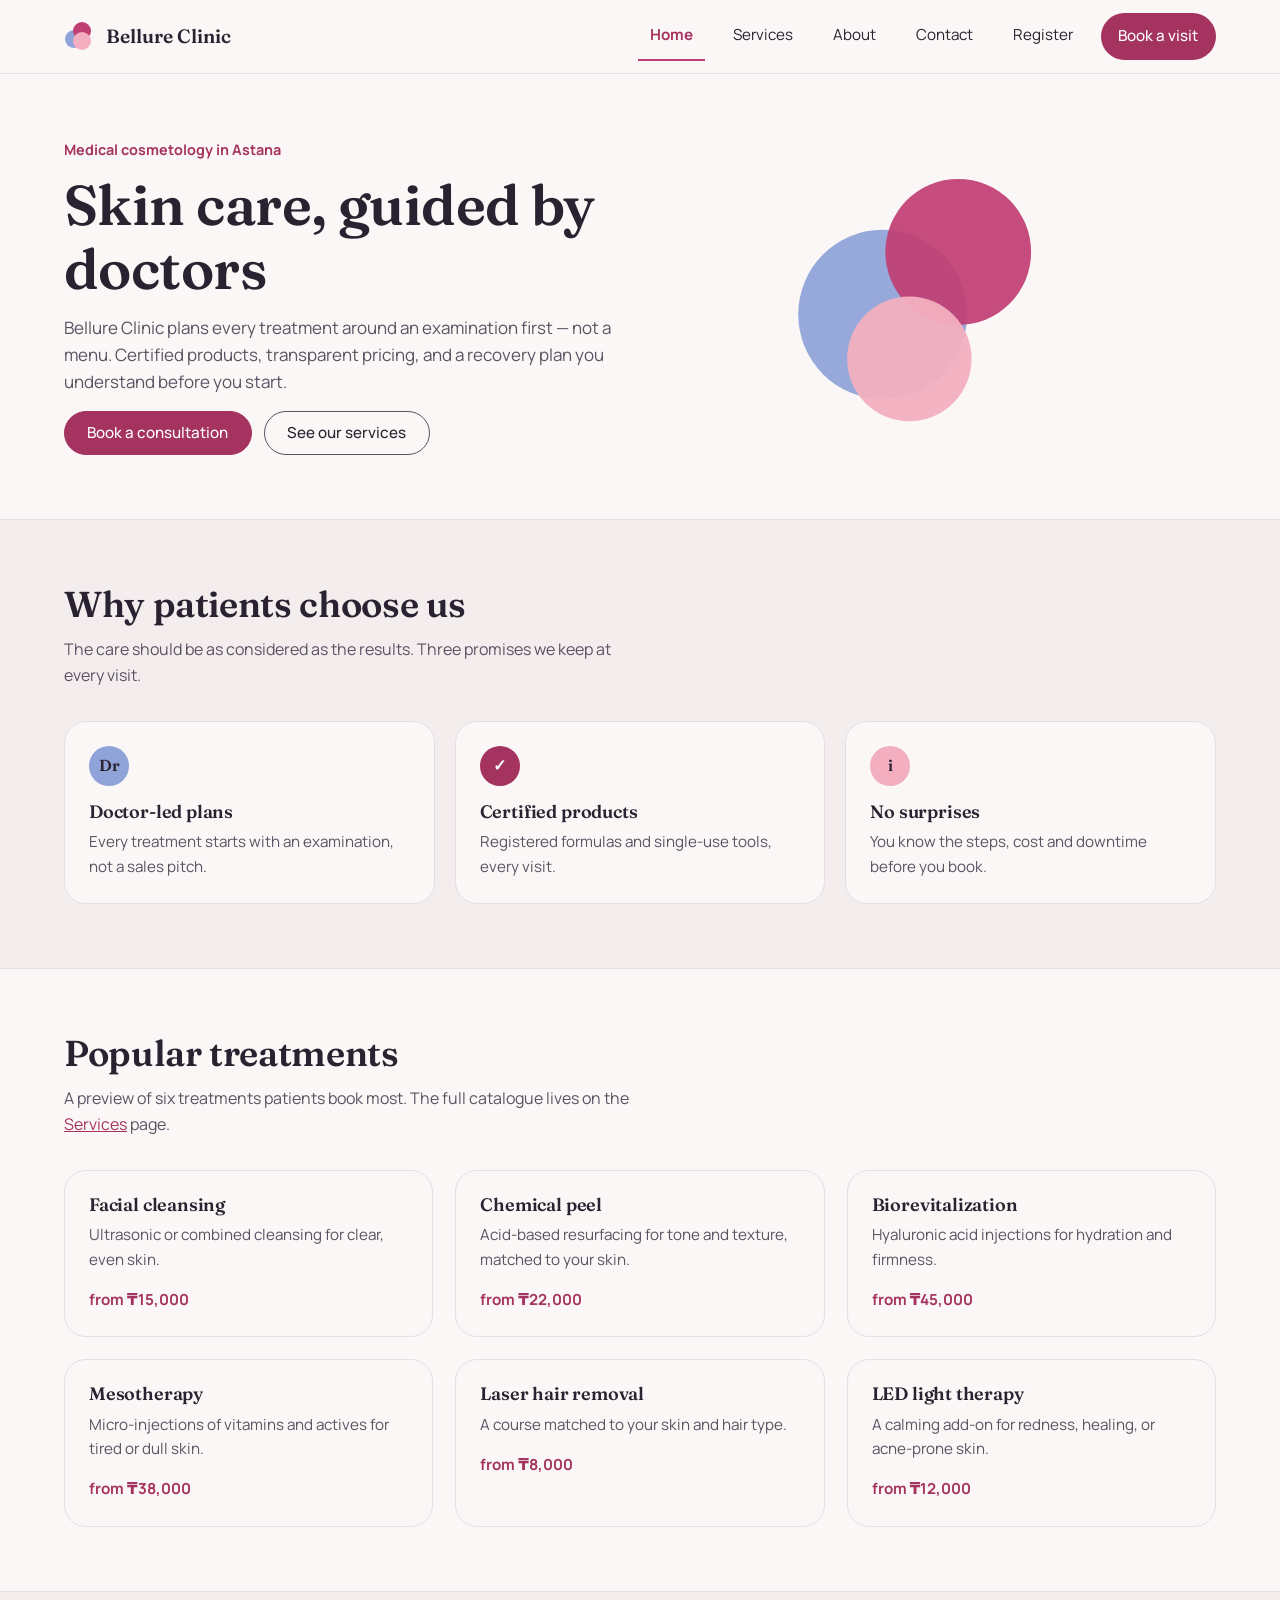
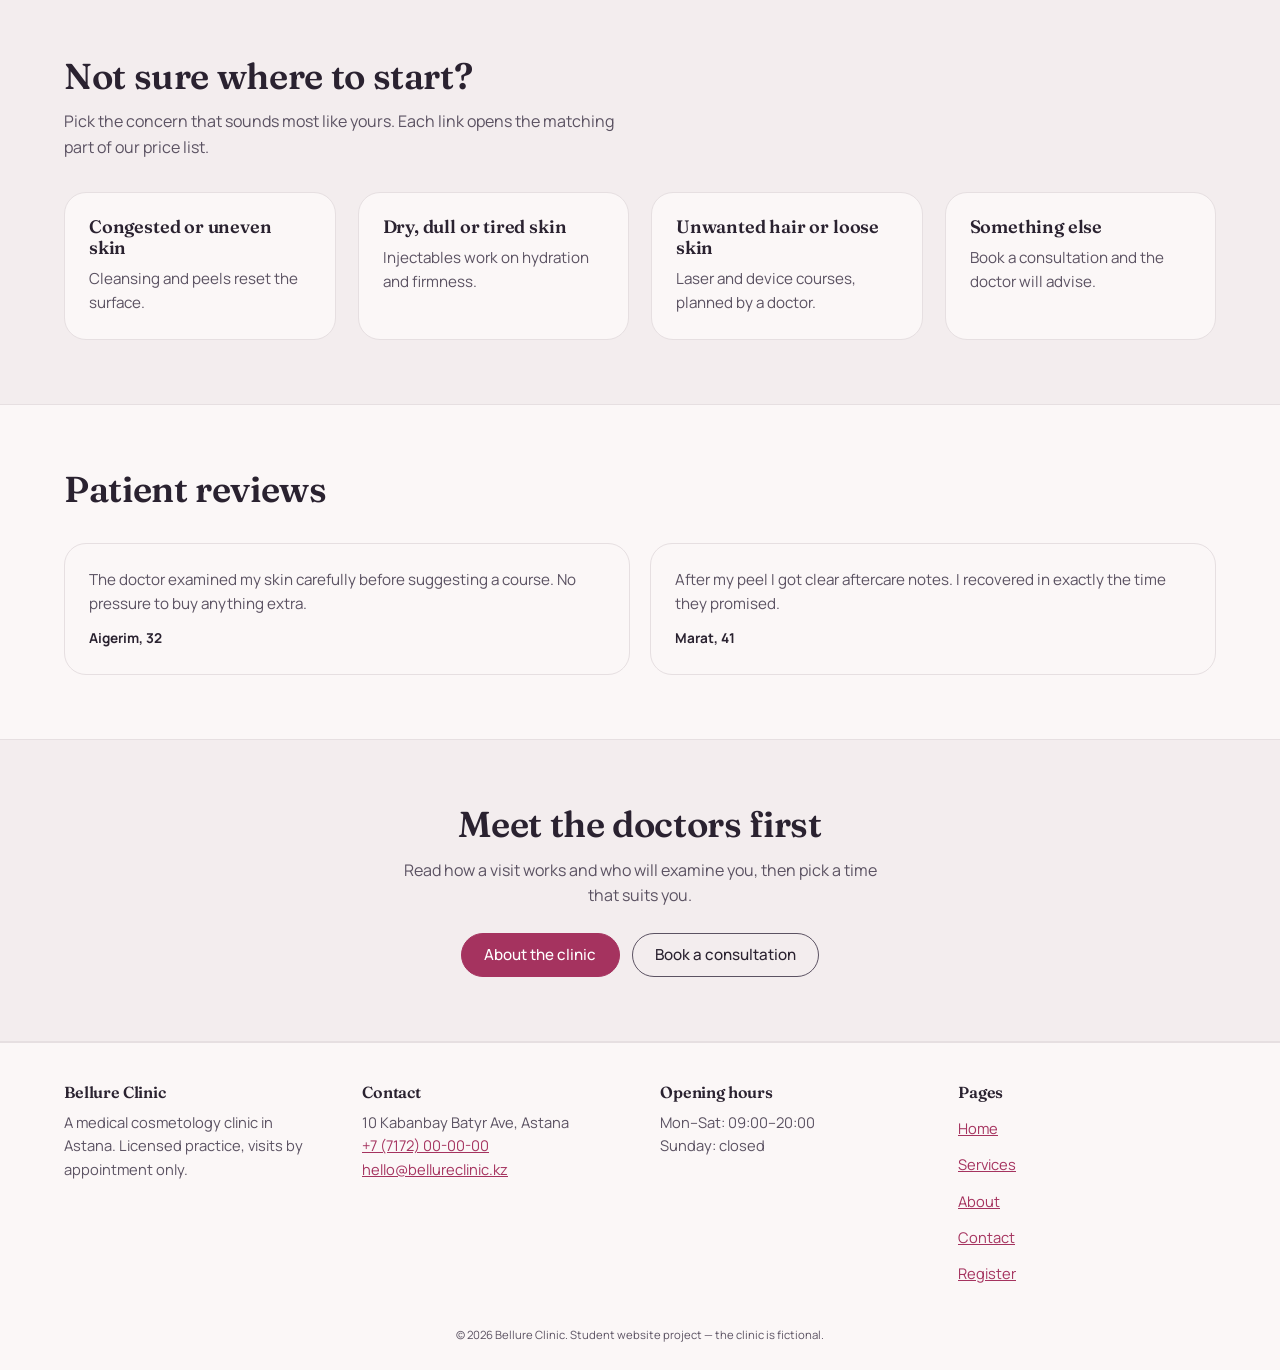
<file: index.html>
<!DOCTYPE html>
<html lang="en">
<head>
  <meta charset="UTF-8">
  <meta name="viewport" content="width=device-width, initial-scale=1.0">
  <meta name="description" content="Bellure Clinic: doctor-led medical cosmetology in Astana with certified products and transparent pricing.">
  <title>Bellure Clinic — Medical Cosmetology in Astana</title>
  <link rel="icon" href="images/logo-mark.svg" type="image/svg+xml">
  <link rel="stylesheet" href="css/style.css">
  <link rel="stylesheet" href="css/responsive.css">
</head>
<body>
  <a class="skip-link" href="#main-content">Skip to main content</a>

  <header class="site-header">
    <div class="container bar">
      <a class="logo" href="index.html"><img src="images/logo-mark.svg" alt="" width="64" height="56">Bellure Clinic</a>
      <nav class="main-nav" aria-label="Main navigation">
        <ul>
          <li><a href="index.html" aria-current="page">Home</a></li>
          <li><a href="services.html">Services</a></li>
          <li><a href="about.html">About</a></li>
          <li><a href="contact.html">Contact</a></li>
          <li><a href="register.html">Register</a></li>
          <li class="nav-cta"><a href="contact.html#booking">Book a visit</a></li>
        </ul>
      </nav>
    </div>
  </header>

  <main id="main-content">

    <section class="section" aria-labelledby="hero-title">
      <div class="container hero-layout">
        <div>
          <span class="eyebrow">Medical cosmetology in Astana</span>
          <h1 id="hero-title">Skin care, guided by doctors</h1>
          <p class="lead">Bellure Clinic plans every treatment around an examination first &mdash; not a menu. Certified products, transparent pricing, and a recovery plan you understand before you start.</p>
          <div class="btn-row">
            <a class="btn" href="contact.html#booking">Book a consultation</a>
            <a class="btn btn-outline" href="services.html">See our services</a>
          </div>
        </div>
        <div class="hero-art">
          <img src="images/hero-illustration.svg" alt="Three overlapping circles in blue, rose and blush: the Bellure Clinic mark" width="360" height="320">
        </div>
      </div>
    </section>

    <section class="section alt" id="why-us" aria-labelledby="why-title">
      <div class="container">
        <div class="section-head">
          <h2 id="why-title">Why patients choose us</h2>
          <p>The care should be as considered as the results. Three promises we keep at every visit.</p>
        </div>
        <div class="card-row">
          <article class="card">
            <div class="dot dot-blue" aria-hidden="true">Dr</div>
            <h3>Doctor-led plans</h3>
            <p>Every treatment starts with an examination, not a sales pitch.</p>
          </article>
          <article class="card">
            <div class="dot dot-rose" aria-hidden="true">&#10003;</div>
            <h3>Certified products</h3>
            <p>Registered formulas and single-use tools, every visit.</p>
          </article>
          <article class="card">
            <div class="dot dot-blush" aria-hidden="true">i</div>
            <h3>No surprises</h3>
            <p>You know the steps, cost and downtime before you book.</p>
          </article>
        </div>
      </div>
    </section>

    <section class="section" id="popular" aria-labelledby="popular-title">
      <div class="container">
        <div class="section-head">
          <h2 id="popular-title">Popular treatments</h2>
          <p>A preview of six treatments patients book most. The full catalogue lives on the <a href="services.html">Services</a> page.</p>
        </div>
        <div class="grid grid-6">
          <article class="card">
            <h3>Facial cleansing</h3>
            <p>Ultrasonic or combined cleansing for clear, even skin.</p>
            <p class="price">from &#8376;15,000</p>
          </article>
          <article class="card">
            <h3>Chemical peel</h3>
            <p>Acid-based resurfacing for tone and texture, matched to your skin.</p>
            <p class="price">from &#8376;22,000</p>
          </article>
          <article class="card">
            <h3>Biorevitalization</h3>
            <p>Hyaluronic acid injections for hydration and firmness.</p>
            <p class="price">from &#8376;45,000</p>
          </article>
          <article class="card">
            <h3>Mesotherapy</h3>
            <p>Micro-injections of vitamins and actives for tired or dull skin.</p>
            <p class="price">from &#8376;38,000</p>
          </article>
          <article class="card">
            <h3>Laser hair removal</h3>
            <p>A course matched to your skin and hair type.</p>
            <p class="price">from &#8376;8,000</p>
          </article>
          <article class="card">
            <h3>LED light therapy</h3>
            <p>A calming add-on for redness, healing, or acne-prone skin.</p>
            <p class="price">from &#8376;12,000</p>
          </article>
        </div>
      </div>
    </section>

    <section class="section alt" id="concerns" aria-labelledby="concerns-title">
      <div class="container">
        <div class="section-head">
          <h2 id="concerns-title">Not sure where to start?</h2>
          <p>Pick the concern that sounds most like yours. Each link opens the matching part of our price list.</p>
        </div>
        <div class="grid grid-4">
          <article>
            <a class="card card-link" href="services.html#cleansing">
              <h3>Congested or uneven skin</h3>
              <p>Cleansing and peels reset the surface.</p>
            </a>
          </article>
          <article>
            <a class="card card-link" href="services.html#injectables">
              <h3>Dry, dull or tired skin</h3>
              <p>Injectables work on hydration and firmness.</p>
            </a>
          </article>
          <article>
            <a class="card card-link" href="services.html#devices">
              <h3>Unwanted hair or loose skin</h3>
              <p>Laser and device courses, planned by a doctor.</p>
            </a>
          </article>
          <article>
            <a class="card card-link" href="contact.html#booking">
              <h3>Something else</h3>
              <p>Book a consultation and the doctor will advise.</p>
            </a>
          </article>
        </div>
      </div>
    </section>

    <section class="section" id="reviews" aria-labelledby="reviews-title">
      <div class="container">
        <div class="section-head">
          <h2 id="reviews-title">Patient reviews</h2>
        </div>
        <div class="card-row">
          <figure class="card review">
            <blockquote>
              <p>The doctor examined my skin carefully before suggesting a course. No pressure to buy anything extra.</p>
            </blockquote>
            <figcaption>Aigerim, 32</figcaption>
          </figure>
          <figure class="card review">
            <blockquote>
              <p>After my peel I got clear aftercare notes. I recovered in exactly the time they promised.</p>
            </blockquote>
            <figcaption>Marat, 41</figcaption>
          </figure>
        </div>
      </div>
    </section>

    <section class="section alt cta-band" aria-labelledby="cta-title">
      <div class="container">
        <h2 id="cta-title">Meet the doctors first</h2>
        <p>Read how a visit works and who will examine you, then pick a time that suits you.</p>
        <div class="btn-row btn-row-center">
          <a class="btn" href="about.html">About the clinic</a>
          <a class="btn btn-outline" href="contact.html#booking">Book a consultation</a>
        </div>
      </div>
    </section>

  </main>

  <footer class="site-footer">
    <div class="container">
      <div class="footer-cols">
        <section>
          <h2>Bellure Clinic</h2>
          <p>A medical cosmetology clinic in Astana. Licensed practice, visits by appointment only.</p>
        </section>
        <section>
          <h2>Contact</h2>
          <address>10 Kabanbay Batyr Ave, Astana<br><a href="tel:+77172000000">+7 (7172) 00-00-00</a><br><a href="mailto:hello@bellureclinic.kz">hello@bellureclinic.kz</a></address>
        </section>
        <section>
          <h2>Opening hours</h2>
          <p>Mon&ndash;Sat: 09:00&ndash;20:00<br>Sunday: closed</p>
        </section>
        <section>
          <h2>Pages</h2>
          <ul class="footer-links">
            <li><a href="index.html">Home</a></li>
            <li><a href="services.html">Services</a></li>
            <li><a href="about.html">About</a></li>
            <li><a href="contact.html">Contact</a></li>
            <li><a href="register.html">Register</a></li>
          </ul>
        </section>
      </div>
      <p class="copy"><small>&copy; 2026 Bellure Clinic. Student website project &mdash; the clinic is fictional.</small></p>
    </div>
  </footer>
</body>
</html>
</file>
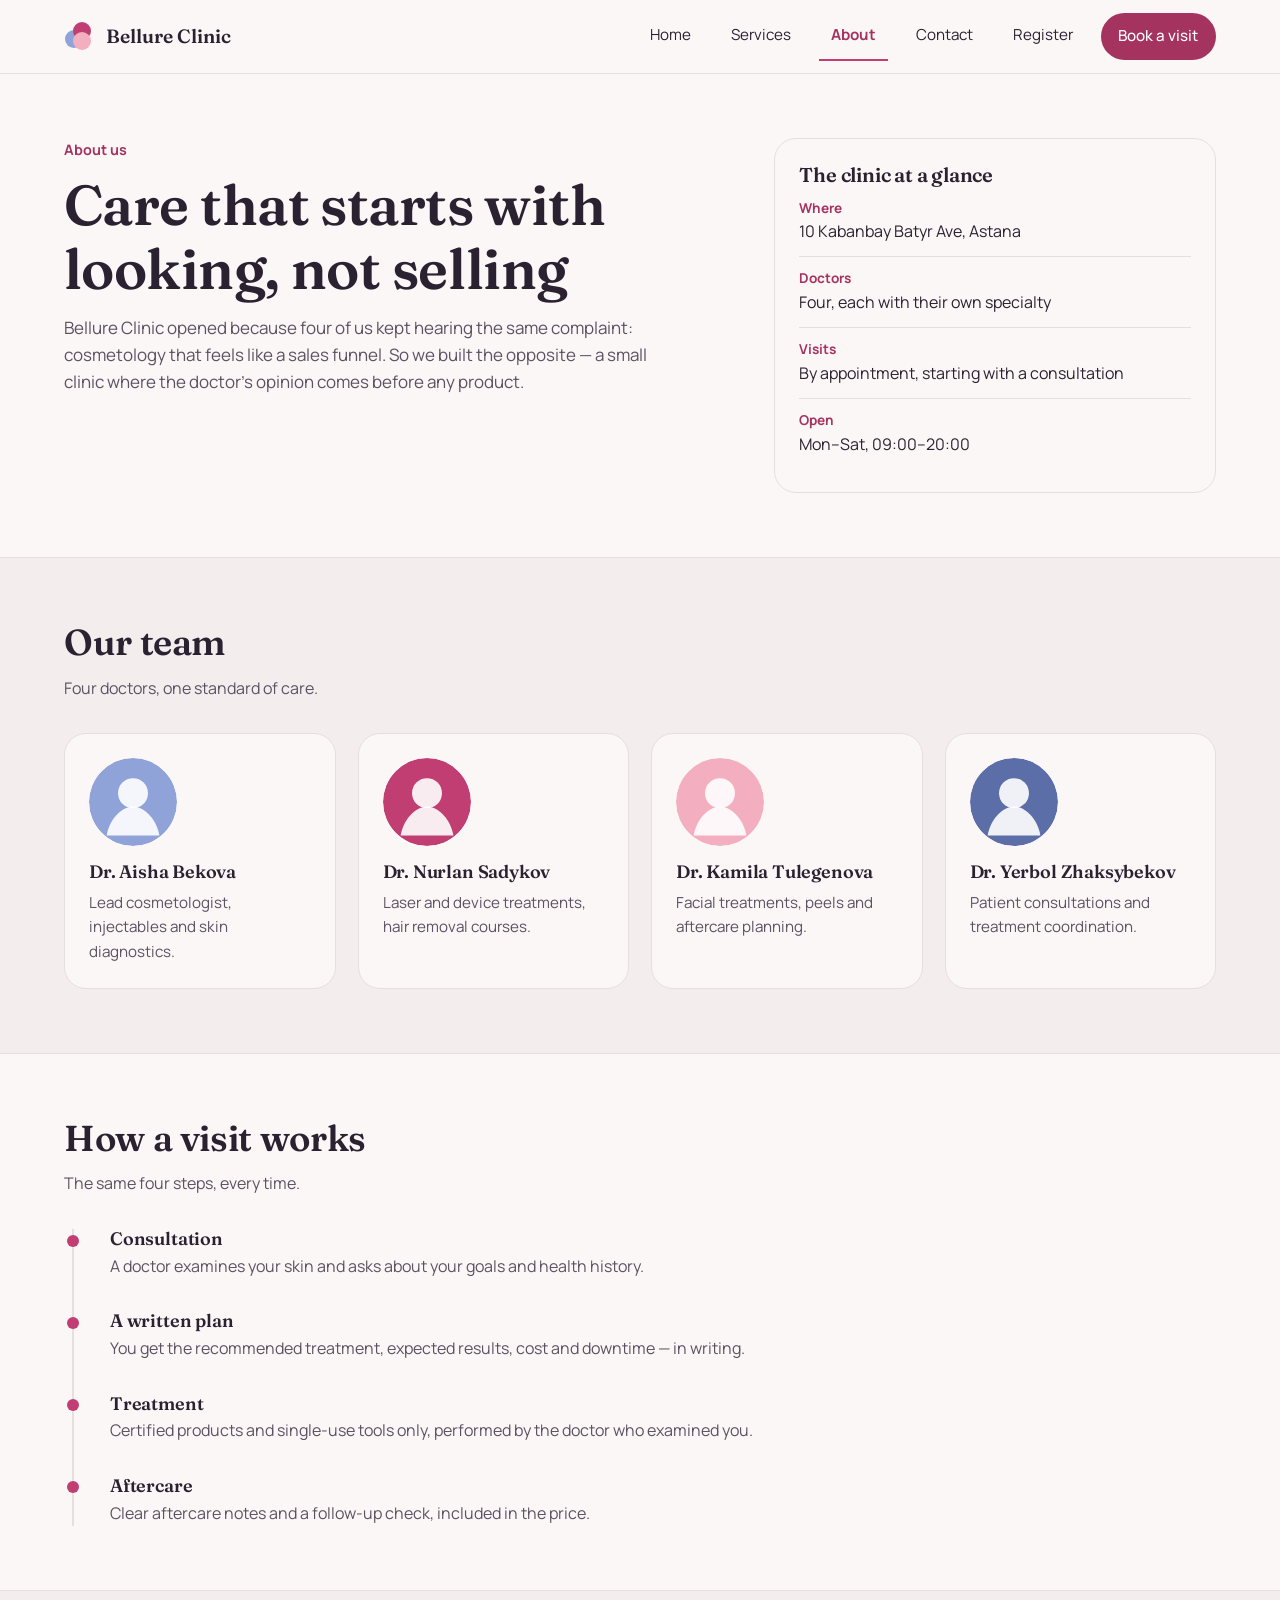
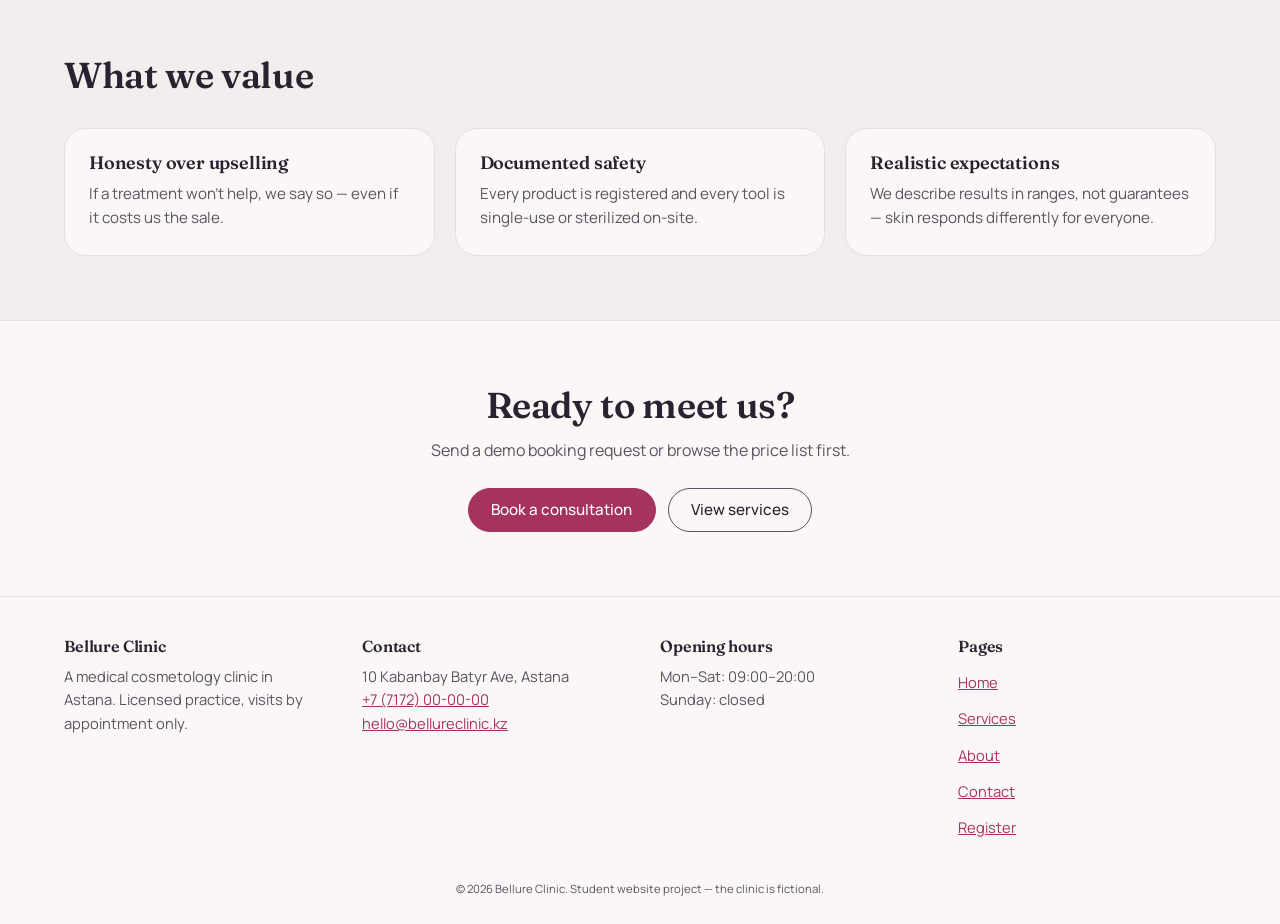
<file: about.html>
<!DOCTYPE html>
<html lang="en">
<head>
  <meta charset="UTF-8">
  <meta name="viewport" content="width=device-width, initial-scale=1.0">
  <meta name="description" content="About Bellure Clinic: our story, our doctors, and how every visit is planned.">
  <title>About & Our Team — Bellure Clinic</title>
  <link rel="icon" href="images/logo-mark.svg" type="image/svg+xml">
  <link rel="stylesheet" href="css/style.css">
  <link rel="stylesheet" href="css/responsive.css">
</head>
<body>
  <a class="skip-link" href="#main-content">Skip to main content</a>

  <header class="site-header">
    <div class="container bar">
      <a class="logo" href="index.html"><img src="images/logo-mark.svg" alt="" width="64" height="56">Bellure Clinic</a>
      <nav class="main-nav" aria-label="Main navigation">
        <ul>
          <li><a href="index.html">Home</a></li>
          <li><a href="services.html">Services</a></li>
          <li><a href="about.html" aria-current="page">About</a></li>
          <li><a href="contact.html">Contact</a></li>
          <li><a href="register.html">Register</a></li>
          <li class="nav-cta"><a href="contact.html#booking">Book a visit</a></li>
        </ul>
      </nav>
    </div>
  </header>

  <main id="main-content">

    <section class="section" aria-labelledby="about-title">
      <div class="container grid grid-intro">
        <div>
          <span class="eyebrow">About us</span>
          <h1 id="about-title">Care that starts with looking, not selling</h1>
          <p class="lead">Bellure Clinic opened because four of us kept hearing the same complaint: cosmetology that feels like a sales funnel. So we built the opposite &mdash; a small clinic where the doctor&rsquo;s opinion comes before any product.</p>
        </div>
        <aside class="card" aria-labelledby="glance-title">
          <h2 id="glance-title" class="card-title">The clinic at a glance</h2>
          <dl class="glance">
            <div><dt>Where</dt><dd>10 Kabanbay Batyr Ave, Astana</dd></div>
            <div><dt>Doctors</dt><dd>Four, each with their own specialty</dd></div>
            <div><dt>Visits</dt><dd>By appointment, starting with a consultation</dd></div>
            <div><dt>Open</dt><dd>Mon&ndash;Sat, 09:00&ndash;20:00</dd></div>
          </dl>
        </aside>
      </div>
    </section>

    <section class="section alt" id="team" aria-labelledby="team-title">
      <div class="container">
        <div class="section-head"><h2 id="team-title">Our team</h2><p>Four doctors, one standard of care.</p></div>
        <div class="grid grid-4">
          <article class="card team-card">
            <img src="images/team-1.svg" alt="Portrait illustration of Dr. Aisha Bekova" width="100" height="100">
            <h3>Dr. Aisha Bekova</h3>
            <p>Lead cosmetologist, injectables and skin diagnostics.</p>
          </article>
          <article class="card team-card">
            <img src="images/team-2.svg" alt="Portrait illustration of Dr. Nurlan Sadykov" width="100" height="100">
            <h3>Dr. Nurlan Sadykov</h3>
            <p>Laser and device treatments, hair removal courses.</p>
          </article>
          <article class="card team-card">
            <img src="images/team-3.svg" alt="Portrait illustration of Dr. Kamila Tulegenova" width="100" height="100">
            <h3>Dr. Kamila Tulegenova</h3>
            <p>Facial treatments, peels and aftercare planning.</p>
          </article>
          <article class="card team-card">
            <img src="images/team-4.svg" alt="Portrait illustration of Dr. Yerbol Zhaksybekov" width="100" height="100">
            <h3>Dr. Yerbol Zhaksybekov</h3>
            <p>Patient consultations and treatment coordination.</p>
          </article>
        </div>
      </div>
    </section>

    <section class="section" id="visit" aria-labelledby="visit-title">
      <div class="container">
        <div class="section-head"><h2 id="visit-title">How a visit works</h2><p>The same four steps, every time.</p></div>
        <ol class="timeline">
          <li><h3>Consultation</h3><p>A doctor examines your skin and asks about your goals and health history.</p></li>
          <li><h3>A written plan</h3><p>You get the recommended treatment, expected results, cost and downtime &mdash; in writing.</p></li>
          <li><h3>Treatment</h3><p>Certified products and single-use tools only, performed by the doctor who examined you.</p></li>
          <li><h3>Aftercare</h3><p>Clear aftercare notes and a follow-up check, included in the price.</p></li>
        </ol>
      </div>
    </section>

    <section class="section alt" id="values" aria-labelledby="values-title">
      <div class="container">
        <div class="section-head"><h2 id="values-title">What we value</h2></div>
        <div class="card-row">
          <article class="card">
            <h3>Honesty over upselling</h3>
            <p>If a treatment won&rsquo;t help, we say so &mdash; even if it costs us the sale.</p>
          </article>
          <article class="card">
            <h3>Documented safety</h3>
            <p>Every product is registered and every tool is single-use or sterilized on-site.</p>
          </article>
          <article class="card">
            <h3>Realistic expectations</h3>
            <p>We describe results in ranges, not guarantees &mdash; skin responds differently for everyone.</p>
          </article>
        </div>
      </div>
    </section>

    <section class="section cta-band" aria-labelledby="cta-title">
      <div class="container">
        <h2 id="cta-title">Ready to meet us?</h2>
        <p>Send a demo booking request or browse the price list first.</p>
        <div class="btn-row btn-row-center">
          <a class="btn" href="contact.html#booking">Book a consultation</a>
          <a class="btn btn-outline" href="services.html">View services</a>
        </div>
      </div>
    </section>

  </main>

  <footer class="site-footer">
    <div class="container">
      <div class="footer-cols">
        <section>
          <h2>Bellure Clinic</h2>
          <p>A medical cosmetology clinic in Astana. Licensed practice, visits by appointment only.</p>
        </section>
        <section>
          <h2>Contact</h2>
          <address>10 Kabanbay Batyr Ave, Astana<br><a href="tel:+77172000000">+7 (7172) 00-00-00</a><br><a href="mailto:hello@bellureclinic.kz">hello@bellureclinic.kz</a></address>
        </section>
        <section>
          <h2>Opening hours</h2>
          <p>Mon&ndash;Sat: 09:00&ndash;20:00<br>Sunday: closed</p>
        </section>
        <section>
          <h2>Pages</h2>
          <ul class="footer-links">
            <li><a href="index.html">Home</a></li>
            <li><a href="services.html">Services</a></li>
            <li><a href="about.html">About</a></li>
            <li><a href="contact.html">Contact</a></li>
            <li><a href="register.html">Register</a></li>
          </ul>
        </section>
      </div>
      <p class="copy"><small>&copy; 2026 Bellure Clinic. Student website project &mdash; the clinic is fictional.</small></p>
    </div>
  </footer>
</body>
</html>
</file>
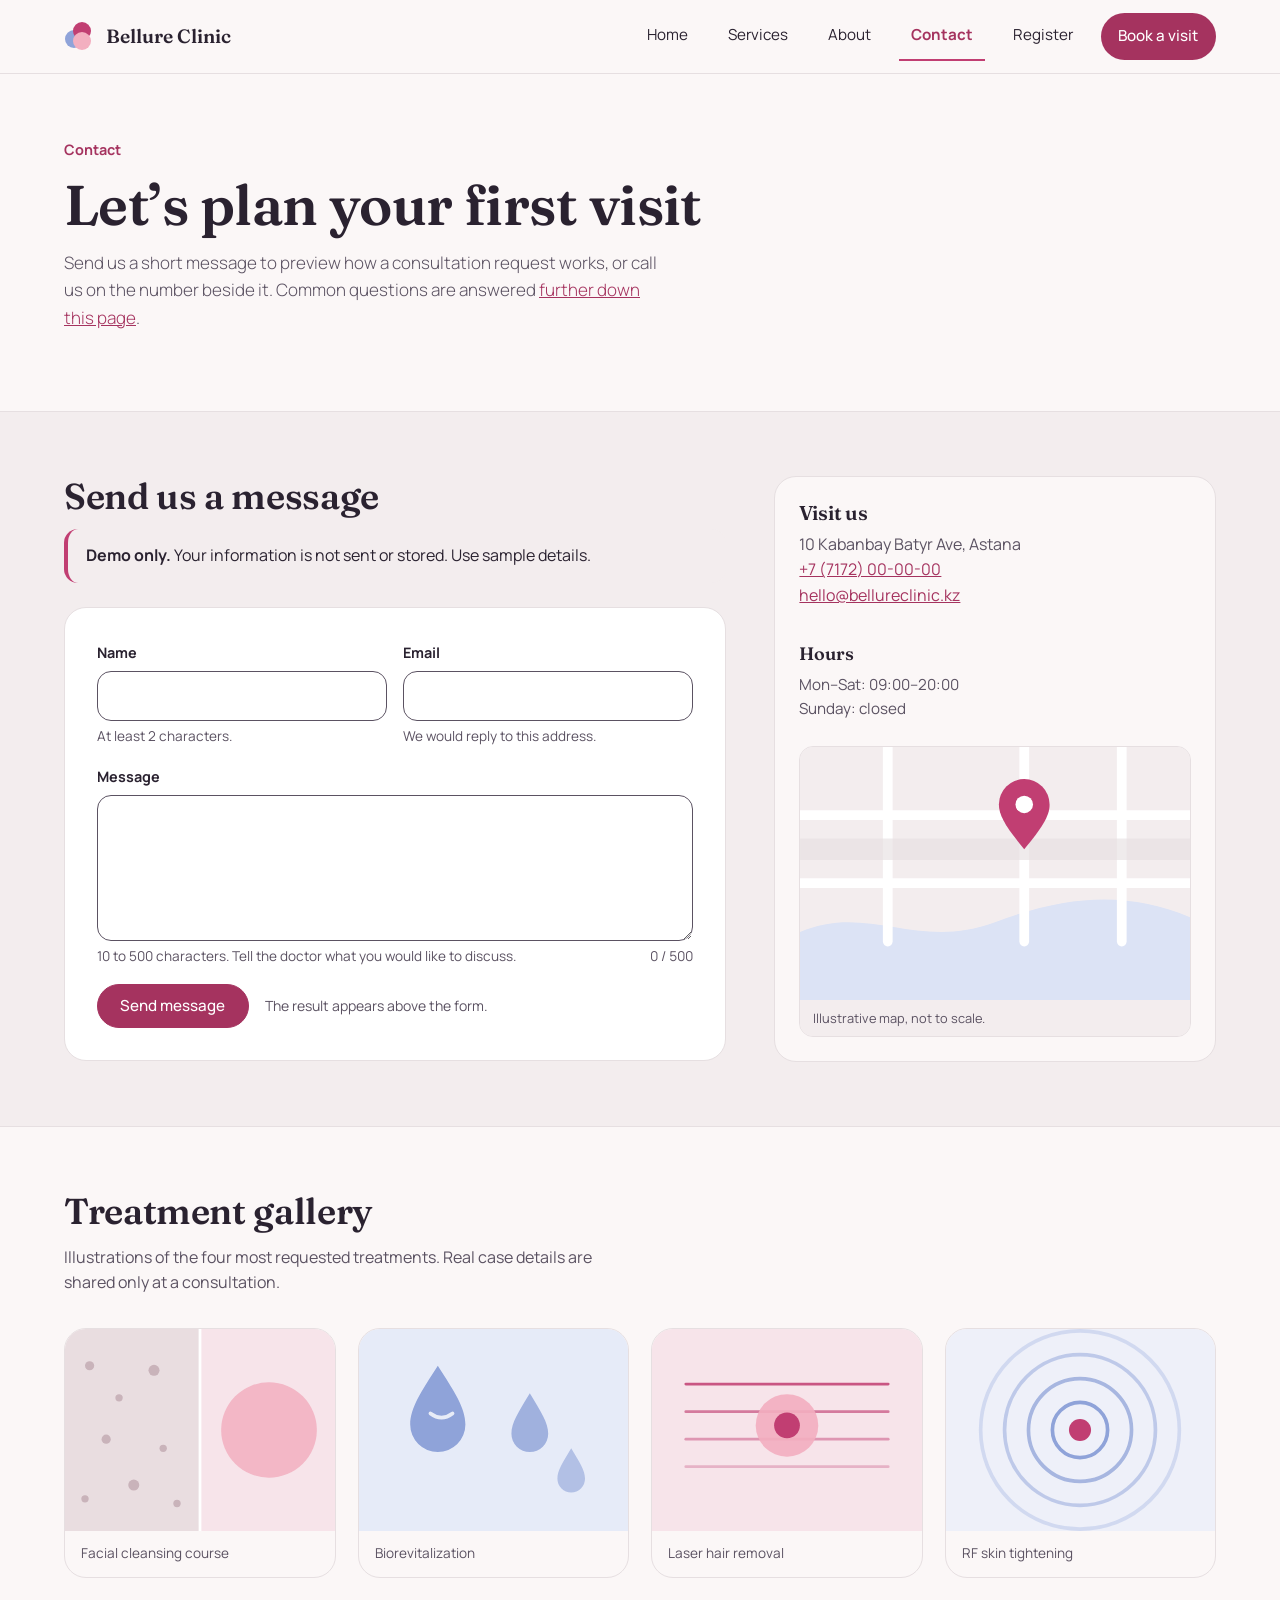
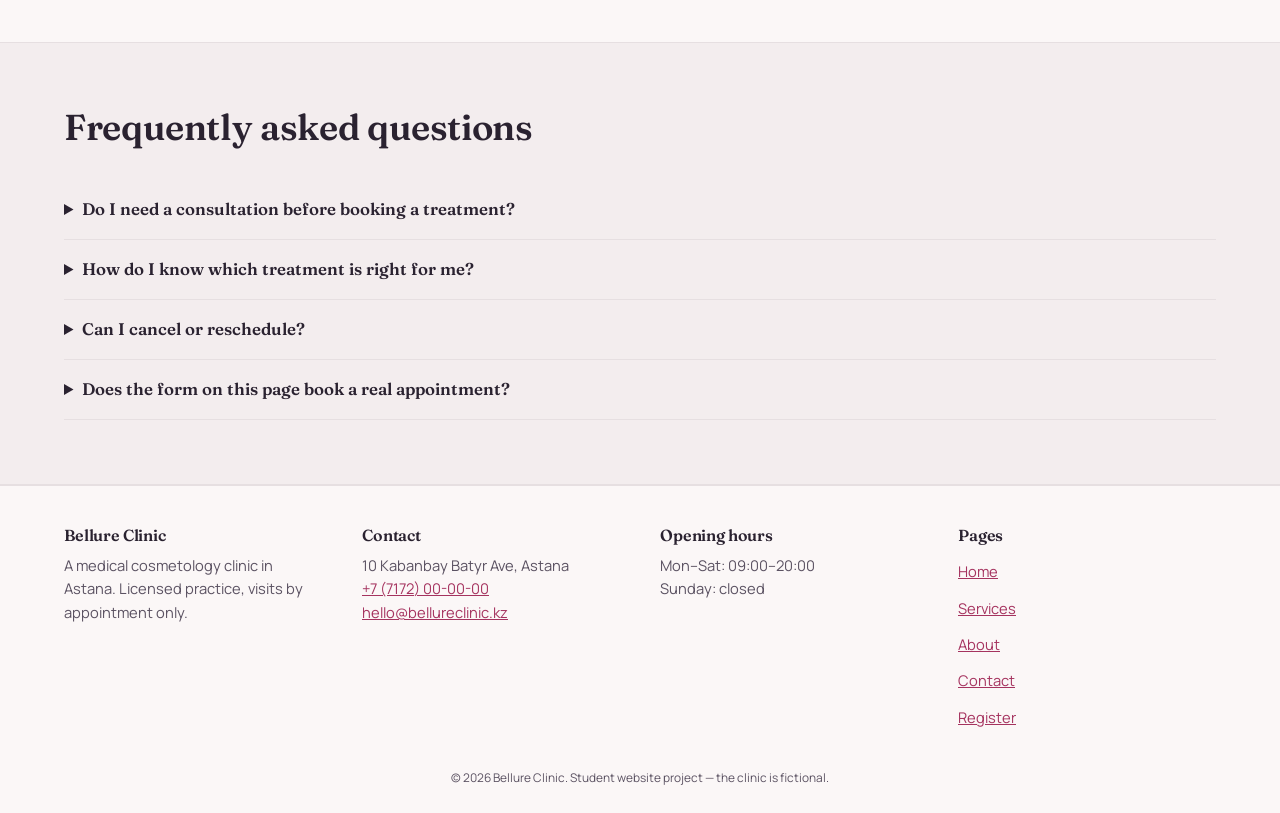
<file: contact.html>
<!DOCTYPE html>
<html lang="en">
<head>
  <meta charset="UTF-8">
  <meta name="viewport" content="width=device-width, initial-scale=1.0">
  <meta name="description" content="Request a demo consultation at Bellure Clinic, find our address and opening hours, and read frequently asked questions.">
  <title>Contact & Booking — Bellure Clinic</title>
  <link rel="icon" href="images/logo-mark.svg" type="image/svg+xml">
  <link rel="stylesheet" href="vendor/bootstrap/bootstrap.min.css">
  <link rel="stylesheet" href="css/style.css">
  <link rel="stylesheet" href="css/responsive.css">
  <link rel="stylesheet" href="css/forms.css">
</head>
<body>
  <a class="skip-link" href="#main-content">Skip to main content</a>

  <header class="site-header">
    <div class="container bar">
      <a class="logo" href="index.html"><img src="images/logo-mark.svg" alt="" width="64" height="56">Bellure Clinic</a>
      <nav class="main-nav" aria-label="Main navigation">
        <ul>
          <li><a href="index.html">Home</a></li>
          <li><a href="services.html">Services</a></li>
          <li><a href="about.html">About</a></li>
          <li><a href="contact.html" aria-current="page">Contact</a></li>
          <li><a href="register.html">Register</a></li>
          <li class="nav-cta"><a href="contact.html#booking">Book a visit</a></li>
        </ul>
      </nav>
    </div>
  </header>

  <main id="main-content">

    <section class="section" aria-labelledby="contact-title">
      <div class="container">
        <span class="eyebrow">Contact</span>
        <h1 id="contact-title">Let&rsquo;s plan your first visit</h1>
        <p class="lead">Send us a short message to preview how a consultation request works, or call us on the number beside it. Common questions are answered <a href="#faq">further down this page</a>.</p>
      </div>
    </section>

    <section class="section alt" id="booking" aria-labelledby="booking-title">
      <div class="container grid grid-form">
        <div>
          <h2 id="booking-title">Send us a message</h2>
          <p class="demo-note" id="demo-note"><strong>Demo only.</strong> Your information is not sent or stored. Use sample details.</p>

          <div class="alert alert-success d-none" role="status" tabindex="-1" data-success>
            <h3 class="alert-heading">Message checked</h3>
            <p>Thank you, <span data-greet-slot></span>. This is a demonstration &mdash; nothing was sent.</p>
          </div>

          <form id="contact-form" class="form-card" action="#" method="post" novalidate data-validate aria-describedby="demo-note">
            <div class="row g-3">
              <div class="col-12 col-md-6">
                <label for="contact-name" class="form-label">Name</label>
                <input type="text" class="form-control" id="contact-name" name="name"
                       required minlength="2" autocomplete="name" aria-describedby="contact-name-help"
                       data-greet
                       data-msg-missing="Please enter your name."
                       data-msg-short="Your name needs at least 2 characters.">
                <div id="contact-name-help" class="form-text">At least 2 characters.</div>
                <div class="valid-feedback">Looks good.</div>
                <div class="invalid-feedback"></div>
              </div>

              <div class="col-12 col-md-6">
                <label for="contact-email" class="form-label">Email</label>
                <input type="email" class="form-control" id="contact-email" name="email"
                       required autocomplete="email" aria-describedby="contact-email-help"
                       data-msg-missing="Please enter your email address."
                       data-msg-type="Enter an email address like name@example.com.">
                <div id="contact-email-help" class="form-text">We would reply to this address.</div>
                <div class="valid-feedback">Looks good.</div>
                <div class="invalid-feedback"></div>
              </div>

              <div class="col-12">
                <label for="contact-message" class="form-label">Message</label>
                <textarea class="form-control" id="contact-message" name="message" rows="5"
                          required minlength="10" maxlength="500" aria-describedby="contact-message-help"
                          data-msg-missing="Please write a message."
                          data-msg-short="Your message needs at least 10 characters."
                          data-msg-long="Your message can have at most 500 characters."></textarea>
                <div id="contact-message-help" class="form-text d-flex justify-content-between gap-3">
                  <span>10 to 500 characters. Tell the doctor what you would like to discuss.</span>
                  <span class="char-count" data-count-for="contact-message" aria-hidden="true">0 / 500</span>
                </div>
                <div class="valid-feedback">Looks good.</div>
                <div class="invalid-feedback"></div>
              </div>

              <div class="col-12 d-flex flex-wrap align-items-center gap-3">
                <button class="btn" type="submit">Send message</button>
                <p class="mb-0 small">The result appears above the form.</p>
              </div>
            </div>
          </form>
        </div>

        <aside class="card" aria-labelledby="visit-us-title">
          <h2 id="visit-us-title" class="card-title">Visit us</h2>
          <address>10 Kabanbay Batyr Ave, Astana<br><a href="tel:+77172000000">+7 (7172) 00-00-00</a><br><a href="mailto:hello@bellureclinic.kz">hello@bellureclinic.kz</a></address>
          <h3 class="mt-md">Hours</h3>
          <p>Mon&ndash;Sat: 09:00&ndash;20:00<br>Sunday: closed</p>
          <figure class="map-frame">
            <img src="images/map.svg" alt="Simplified illustrated map with a rose pin marking the clinic near Kabanbay Batyr Avenue" width="400" height="260">
            <figcaption>Illustrative map, not to scale.</figcaption>
          </figure>
        </aside>
      </div>
    </section>

    <section class="section" id="gallery" aria-labelledby="gallery-title">
      <div class="container">
        <div class="section-head"><h2 id="gallery-title">Treatment gallery</h2><p>Illustrations of the four most requested treatments. Real case details are shared only at a consultation.</p></div>
        <div class="grid grid-4">
          <figure class="gallery-item">
            <img src="images/gallery-1.svg" alt="Abstract illustration: a textured half beside a smooth half, representing cleansing" width="300" height="220">
            <figcaption>Facial cleansing course</figcaption>
          </figure>
          <figure class="gallery-item">
            <img src="images/gallery-2.svg" alt="Abstract illustration of three blue droplets of different sizes" width="300" height="220">
            <figcaption>Biorevitalization</figcaption>
          </figure>
          <figure class="gallery-item">
            <img src="images/gallery-3.svg" alt="Abstract illustration of parallel rose lines passing a glowing circle" width="300" height="220">
            <figcaption>Laser hair removal</figcaption>
          </figure>
          <figure class="gallery-item">
            <img src="images/gallery-4.svg" alt="Abstract illustration of concentric blue rings spreading from a rose centre" width="300" height="220">
            <figcaption>RF skin tightening</figcaption>
          </figure>
        </div>
      </div>
    </section>

    <section class="section alt" id="faq" aria-labelledby="faq-title">
      <div class="container">
        <div class="section-head"><h2 id="faq-title">Frequently asked questions</h2></div>
        <div class="faq">
          <details>
            <summary>Do I need a consultation before booking a treatment?</summary>
            <p>Yes &mdash; every first visit starts with a doctor&rsquo;s examination, even for simple treatments like cleansing.</p>
          </details>
          <details>
            <summary>How do I know which treatment is right for me?</summary>
            <p>The doctor recommends a plan after examining your skin. You are never asked to decide from a menu alone.</p>
          </details>
          <details>
            <summary>Can I cancel or reschedule?</summary>
            <p>Yes, free of charge up to 24 hours before your appointment.</p>
          </details>
          <details>
            <summary>Does the form on this page book a real appointment?</summary>
            <p>No. This website is a static demonstration, so the form only checks your entries in your browser. To arrange a real visit, use the phone number or email address on this page.</p>
          </details>
        </div>
      </div>
    </section>

  </main>

  <footer class="site-footer">
    <div class="container">
      <div class="footer-cols">
        <section>
          <h2>Bellure Clinic</h2>
          <p>A medical cosmetology clinic in Astana. Licensed practice, visits by appointment only.</p>
        </section>
        <section>
          <h2>Contact</h2>
          <address>10 Kabanbay Batyr Ave, Astana<br><a href="tel:+77172000000">+7 (7172) 00-00-00</a><br><a href="mailto:hello@bellureclinic.kz">hello@bellureclinic.kz</a></address>
        </section>
        <section>
          <h2>Opening hours</h2>
          <p>Mon&ndash;Sat: 09:00&ndash;20:00<br>Sunday: closed</p>
        </section>
        <section>
          <h2>Pages</h2>
          <ul class="footer-links">
            <li><a href="index.html">Home</a></li>
            <li><a href="services.html">Services</a></li>
            <li><a href="about.html">About</a></li>
            <li><a href="contact.html">Contact</a></li>
            <li><a href="register.html">Register</a></li>
          </ul>
        </section>
      </div>
      <p class="copy"><small>&copy; 2026 Bellure Clinic. Student website project &mdash; the clinic is fictional.</small></p>
    </div>
  </footer>
  <script src="js/forms.js"></script>
</body>
</html>
</file>
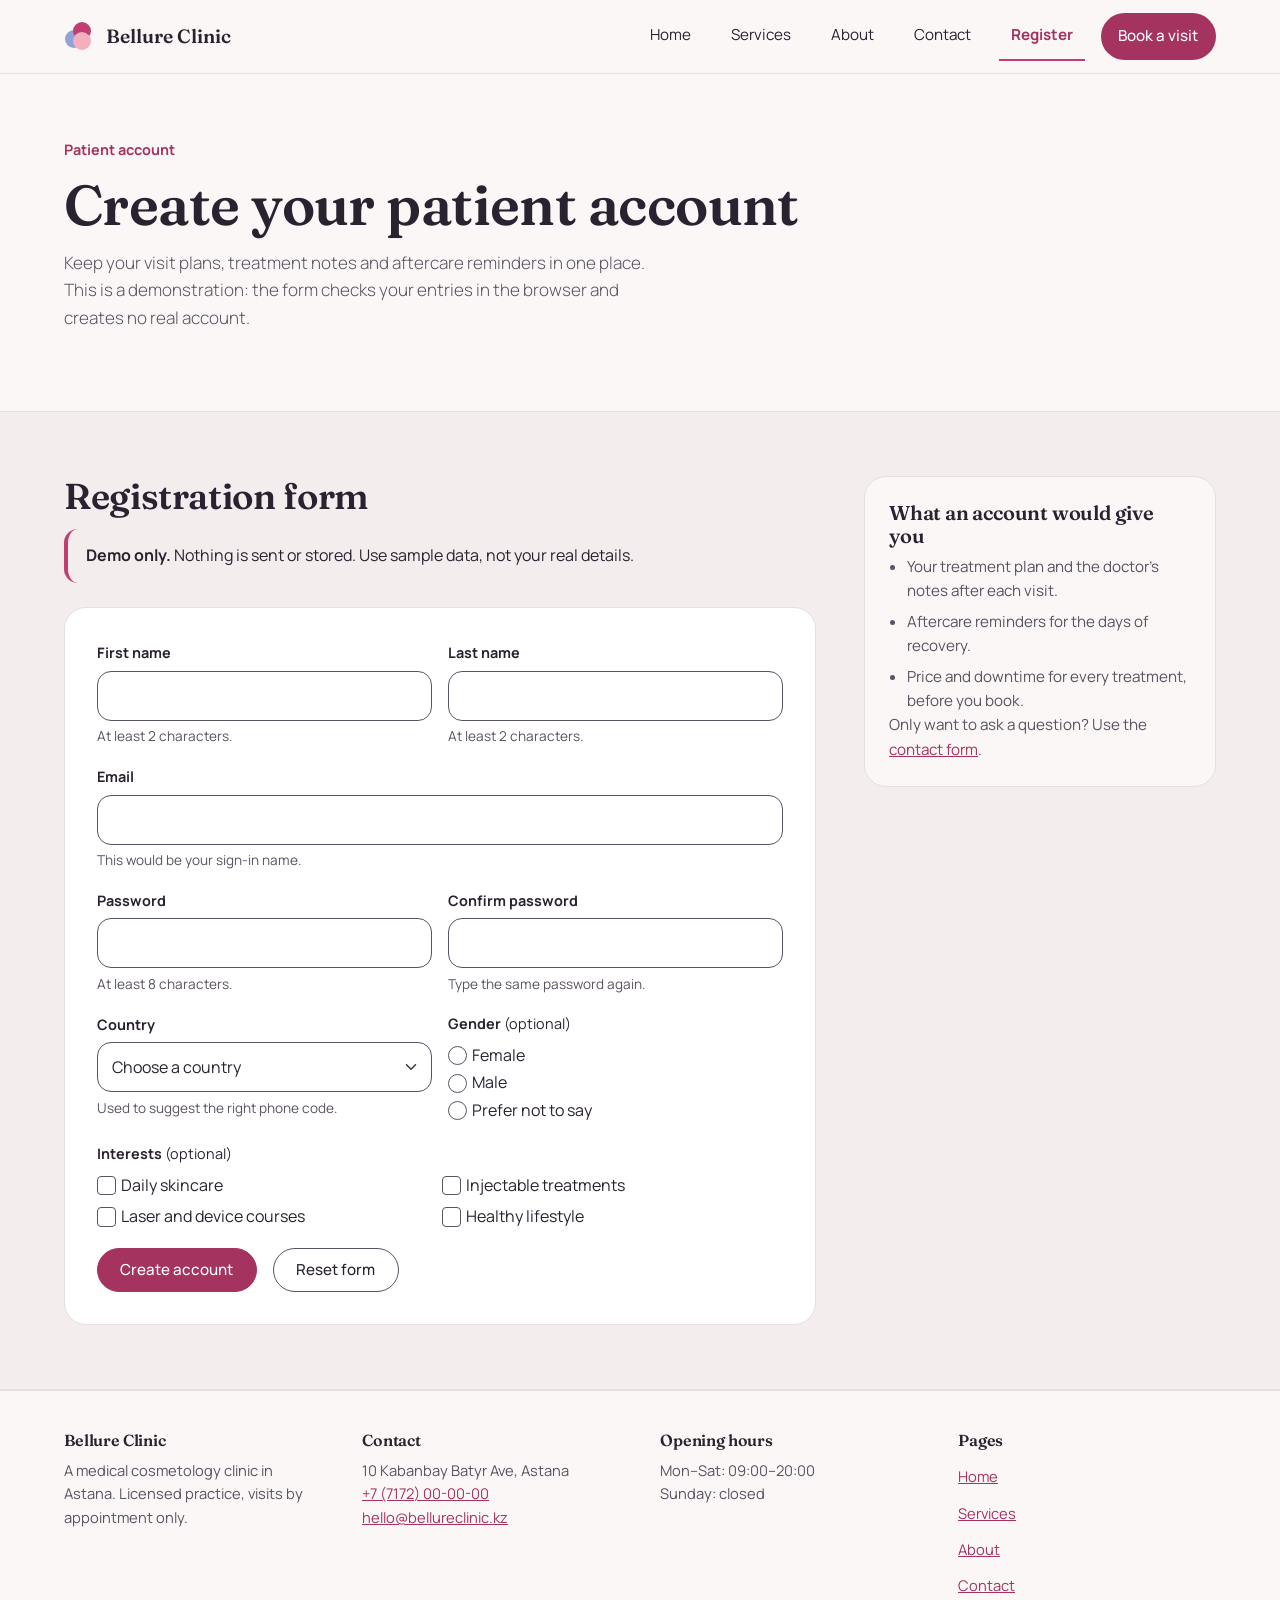
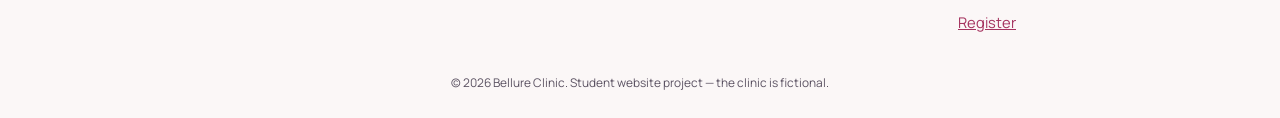
<file: register.html>
<!DOCTYPE html>
<html lang="en">
<head>
  <meta charset="UTF-8">
  <meta name="viewport" content="width=device-width, initial-scale=1.0">
  <meta name="description" content="Create a demonstration patient account at Bellure Clinic. The registration form checks every entry in your browser and sends nothing.">
  <title>Register — Bellure Clinic</title>
  <link rel="icon" href="images/logo-mark.svg" type="image/svg+xml">
  <link rel="stylesheet" href="vendor/bootstrap/bootstrap.min.css">
  <link rel="stylesheet" href="css/style.css">
  <link rel="stylesheet" href="css/responsive.css">
  <link rel="stylesheet" href="css/forms.css">
</head>
<body>
  <a class="skip-link" href="#main-content">Skip to main content</a>

  <header class="site-header">
    <div class="container bar">
      <a class="logo" href="index.html"><img src="images/logo-mark.svg" alt="" width="64" height="56">Bellure Clinic</a>
      <nav class="main-nav" aria-label="Main navigation">
        <ul>
          <li><a href="index.html">Home</a></li>
          <li><a href="services.html">Services</a></li>
          <li><a href="about.html">About</a></li>
          <li><a href="contact.html">Contact</a></li>
          <li><a href="register.html" aria-current="page">Register</a></li>
          <li class="nav-cta"><a href="contact.html#booking">Book a visit</a></li>
        </ul>
      </nav>
    </div>
  </header>

  <main id="main-content">

    <section class="section" aria-labelledby="register-title">
      <div class="container">
        <span class="eyebrow">Patient account</span>
        <h1 id="register-title">Create your patient account</h1>
        <p class="lead">Keep your visit plans, treatment notes and aftercare reminders in one place. This is a demonstration: the form checks your entries in the browser and creates no real account.</p>
      </div>
    </section>

    <section class="section alt" aria-labelledby="register-form-title">
      <div class="container">
        <div class="row g-4 g-lg-5">

          <div class="col-12 col-lg-8">
            <h2 id="register-form-title">Registration form</h2>
            <p class="demo-note" id="register-note"><strong>Demo only.</strong> Nothing is sent or stored. Use sample data, not your real details.</p>

            <div class="alert alert-success d-none" role="status" tabindex="-1" data-success>
              <h3 class="alert-heading">Registration looks valid</h3>
              <p>Welcome, <span data-greet-slot></span>. This is a demonstration &mdash; no account was created and nothing was stored.</p>
            </div>

            <form id="register-form" class="form-card" action="#" method="post" novalidate data-validate aria-describedby="register-note">
              <div class="row g-3">

                <div class="col-12 col-md-6">
                  <label for="first-name" class="form-label">First name</label>
                  <input type="text" class="form-control" id="first-name" name="firstName"
                         required minlength="2" autocomplete="given-name" aria-describedby="first-name-help"
                         data-greet
                         data-msg-missing="Please enter your first name."
                         data-msg-short="Your first name needs at least 2 characters.">
                  <div id="first-name-help" class="form-text">At least 2 characters.</div>
                  <div class="valid-feedback">Looks good.</div>
                  <div class="invalid-feedback"></div>
                </div>

                <div class="col-12 col-md-6">
                  <label for="last-name" class="form-label">Last name</label>
                  <input type="text" class="form-control" id="last-name" name="lastName"
                         required minlength="2" autocomplete="family-name" aria-describedby="last-name-help"
                         data-msg-missing="Please enter your last name."
                         data-msg-short="Your last name needs at least 2 characters.">
                  <div id="last-name-help" class="form-text">At least 2 characters.</div>
                  <div class="valid-feedback">Looks good.</div>
                  <div class="invalid-feedback"></div>
                </div>

                <div class="col-12">
                  <label for="reg-email" class="form-label">Email</label>
                  <input type="email" class="form-control" id="reg-email" name="email"
                         required autocomplete="email" aria-describedby="reg-email-help"
                         data-msg-missing="Please enter your email address."
                         data-msg-type="Enter an email address like name@example.com.">
                  <div id="reg-email-help" class="form-text">This would be your sign-in name.</div>
                  <div class="valid-feedback">Looks good.</div>
                  <div class="invalid-feedback"></div>
                </div>

                <div class="col-12 col-md-6">
                  <label for="password" class="form-label">Password</label>
                  <input type="password" class="form-control" id="password" name="password"
                         required minlength="8" autocomplete="new-password" aria-describedby="password-help"
                         data-msg-missing="Please create a password."
                         data-msg-short="Your password needs at least 8 characters.">
                  <div id="password-help" class="form-text">At least 8 characters.</div>
                  <div class="valid-feedback">Looks good.</div>
                  <div class="invalid-feedback"></div>
                </div>

                <div class="col-12 col-md-6">
                  <label for="confirm-password" class="form-label">Confirm password</label>
                  <input type="password" class="form-control" id="confirm-password" name="confirmPassword"
                         required minlength="8" autocomplete="new-password" aria-describedby="confirm-password-help"
                         data-match="password"
                         data-msg-missing="Please repeat your password."
                         data-msg-short="Your password needs at least 8 characters."
                         data-msg-match="The passwords do not match.">
                  <div id="confirm-password-help" class="form-text">Type the same password again.</div>
                  <div class="valid-feedback">Passwords match.</div>
                  <div class="invalid-feedback"></div>
                </div>

                <div class="col-12 col-md-6">
                  <label for="country" class="form-label">Country</label>
                  <select class="form-select" id="country" name="country" required aria-describedby="country-help"
                          data-msg-missing="Please choose your country.">
                    <option value="" selected>Choose a country</option>
                    <option value="kz">Kazakhstan</option>
                    <option value="kg">Kyrgyzstan</option>
                    <option value="uz">Uzbekistan</option>
                    <option value="ru">Russia</option>
                    <option value="tr">T&uuml;rkiye</option>
                    <option value="other">Other</option>
                  </select>
                  <div id="country-help" class="form-text">Used to suggest the right phone code.</div>
                  <div class="valid-feedback">Looks good.</div>
                  <div class="invalid-feedback"></div>
                </div>

                <div class="col-12 col-md-6">
                  <fieldset class="form-group">
                    <legend>Gender <span class="optional fw-normal">(optional)</span></legend>
                    <div class="form-check">
                      <input class="form-check-input" type="radio" name="gender" id="gender-female" value="female">
                      <label class="form-check-label" for="gender-female">Female</label>
                    </div>
                    <div class="form-check">
                      <input class="form-check-input" type="radio" name="gender" id="gender-male" value="male">
                      <label class="form-check-label" for="gender-male">Male</label>
                    </div>
                    <div class="form-check">
                      <input class="form-check-input" type="radio" name="gender" id="gender-none" value="none">
                      <label class="form-check-label" for="gender-none">Prefer not to say</label>
                    </div>
                  </fieldset>
                </div>

                <div class="col-12">
                  <fieldset class="form-group">
                    <legend>Interests <span class="optional fw-normal">(optional)</span></legend>
                    <div class="row row-cols-1 row-cols-sm-2 g-1">
                      <div class="col">
                        <div class="form-check">
                          <input class="form-check-input" type="checkbox" name="interests" id="interest-skincare" value="skincare">
                          <label class="form-check-label" for="interest-skincare">Daily skincare</label>
                        </div>
                      </div>
                      <div class="col">
                        <div class="form-check">
                          <input class="form-check-input" type="checkbox" name="interests" id="interest-injectables" value="injectables">
                          <label class="form-check-label" for="interest-injectables">Injectable treatments</label>
                        </div>
                      </div>
                      <div class="col">
                        <div class="form-check">
                          <input class="form-check-input" type="checkbox" name="interests" id="interest-laser" value="laser">
                          <label class="form-check-label" for="interest-laser">Laser and device courses</label>
                        </div>
                      </div>
                      <div class="col">
                        <div class="form-check">
                          <input class="form-check-input" type="checkbox" name="interests" id="interest-wellness" value="wellness">
                          <label class="form-check-label" for="interest-wellness">Healthy lifestyle</label>
                        </div>
                      </div>
                    </div>
                  </fieldset>
                </div>

                <div class="col-12 d-flex flex-wrap align-items-center gap-3">
                  <button class="btn" type="submit">Create account</button>
                  <button class="btn btn-outline" type="reset">Reset form</button>
                </div>
              </div>
            </form>
          </div>

          <div class="col-12 col-lg-4">
            <aside class="card" aria-labelledby="why-title">
              <h2 id="why-title" class="card-title">What an account would give you</h2>
              <ul class="side-list">
                <li>Your treatment plan and the doctor&rsquo;s notes after each visit.</li>
                <li>Aftercare reminders for the days of recovery.</li>
                <li>Price and downtime for every treatment, before you book.</li>
              </ul>
              <p class="mt-md">Only want to ask a question? Use the <a href="contact.html#booking">contact form</a>.</p>
            </aside>
          </div>

        </div>
      </div>
    </section>

  </main>

  <footer class="site-footer">
    <div class="container">
      <div class="footer-cols">
        <section>
          <h2>Bellure Clinic</h2>
          <p>A medical cosmetology clinic in Astana. Licensed practice, visits by appointment only.</p>
        </section>
        <section>
          <h2>Contact</h2>
          <address>10 Kabanbay Batyr Ave, Astana<br><a href="tel:+77172000000">+7 (7172) 00-00-00</a><br><a href="mailto:hello@bellureclinic.kz">hello@bellureclinic.kz</a></address>
        </section>
        <section>
          <h2>Opening hours</h2>
          <p>Mon&ndash;Sat: 09:00&ndash;20:00<br>Sunday: closed</p>
        </section>
        <section>
          <h2>Pages</h2>
          <ul class="footer-links">
            <li><a href="index.html">Home</a></li>
            <li><a href="services.html">Services</a></li>
            <li><a href="about.html">About</a></li>
            <li><a href="contact.html">Contact</a></li>
            <li><a href="register.html">Register</a></li>
          </ul>
        </section>
      </div>
      <p class="copy"><small>&copy; 2026 Bellure Clinic. Student website project &mdash; the clinic is fictional.</small></p>
    </div>
  </footer>
  <script src="js/forms.js"></script>
</body>
</html>
</file>
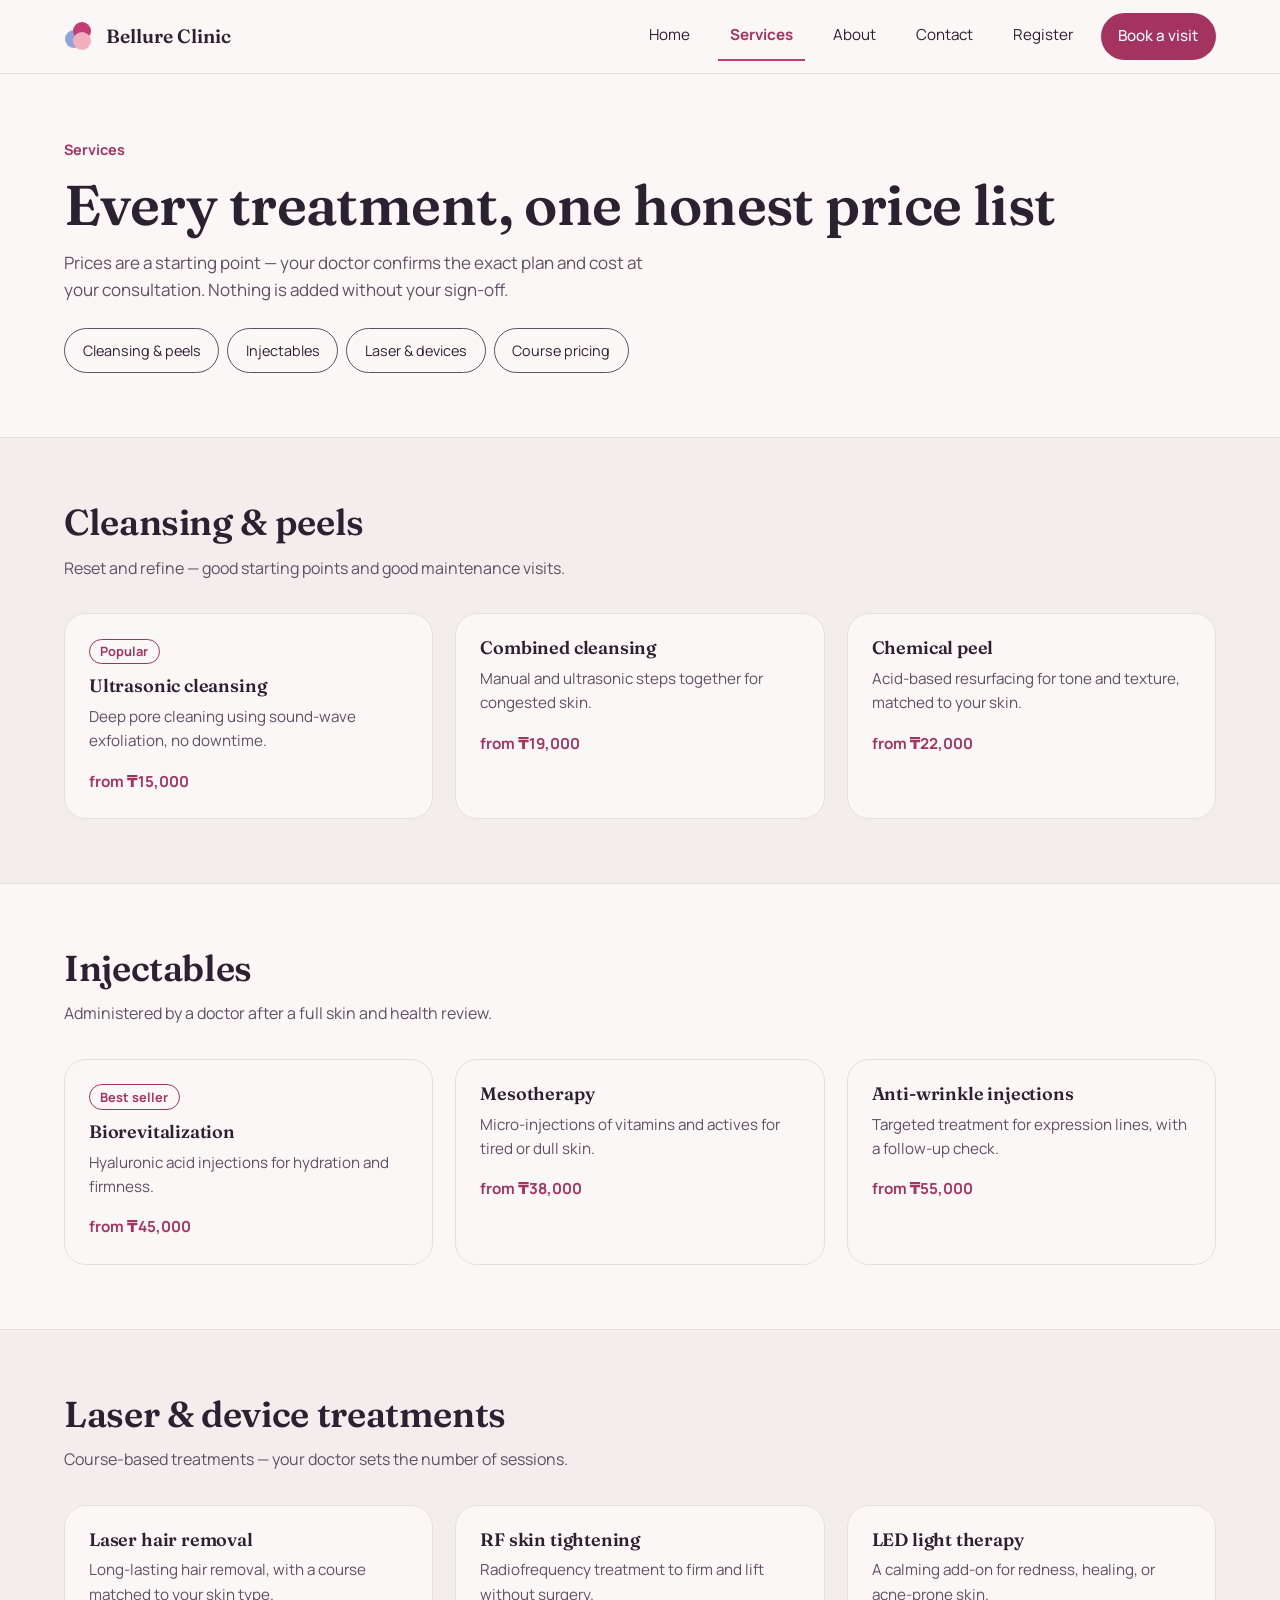
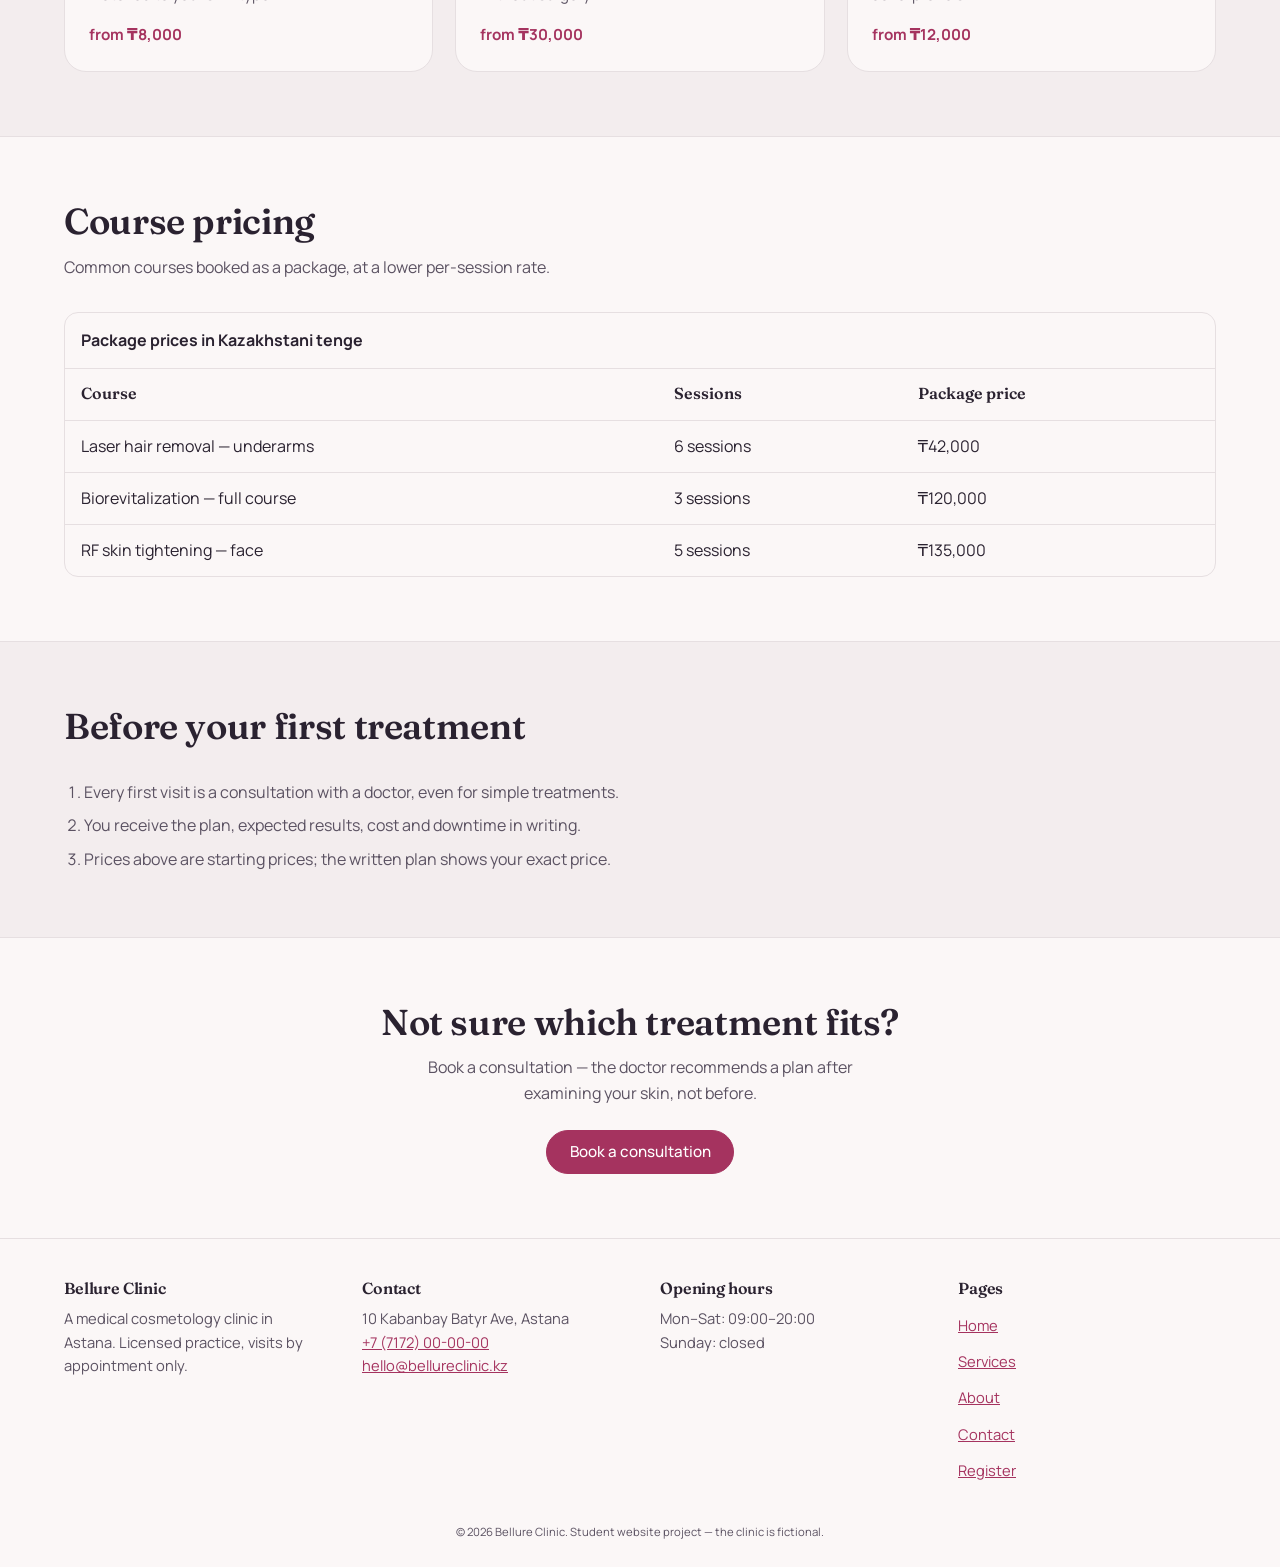
<file: services.html>
<!DOCTYPE html>
<html lang="en">
<head>
  <meta charset="UTF-8">
  <meta name="viewport" content="width=device-width, initial-scale=1.0">
  <meta name="description" content="Full list of Bellure Clinic treatments: cleansing, injectables, laser and device treatments, with starting prices.">
  <title>Services & Pricing — Bellure Clinic</title>
  <link rel="icon" href="images/logo-mark.svg" type="image/svg+xml">
  <link rel="stylesheet" href="css/style.css">
  <link rel="stylesheet" href="css/responsive.css">
</head>
<body>
  <a class="skip-link" href="#main-content">Skip to main content</a>

  <header class="site-header">
    <div class="container bar">
      <a class="logo" href="index.html"><img src="images/logo-mark.svg" alt="" width="64" height="56">Bellure Clinic</a>
      <nav class="main-nav" aria-label="Main navigation">
        <ul>
          <li><a href="index.html">Home</a></li>
          <li><a href="services.html" aria-current="page">Services</a></li>
          <li><a href="about.html">About</a></li>
          <li><a href="contact.html">Contact</a></li>
          <li><a href="register.html">Register</a></li>
          <li class="nav-cta"><a href="contact.html#booking">Book a visit</a></li>
        </ul>
      </nav>
    </div>
  </header>

  <main id="main-content">

    <section class="section" aria-labelledby="services-title">
      <div class="container">
        <span class="eyebrow">Services</span>
        <h1 id="services-title">Every treatment, one honest price list</h1>
        <p class="lead">Prices are a starting point &mdash; your doctor confirms the exact plan and cost at your consultation. Nothing is added without your sign-off.</p>
        <nav aria-label="Jump to a category">
          <ul class="chips">
            <li><a href="#cleansing">Cleansing &amp; peels</a></li>
            <li><a href="#injectables">Injectables</a></li>
            <li><a href="#devices">Laser &amp; devices</a></li>
            <li><a href="#courses">Course pricing</a></li>
          </ul>
        </nav>
      </div>
    </section>

    <section class="section alt" id="cleansing" aria-labelledby="cleansing-title">
      <div class="container">
        <div class="section-head"><h2 id="cleansing-title">Cleansing &amp; peels</h2><p>Reset and refine &mdash; good starting points and good maintenance visits.</p></div>
        <div class="grid grid-3">
          <article class="card">
            <span class="tag">Popular</span>
            <h3>Ultrasonic cleansing</h3>
            <p>Deep pore cleaning using sound-wave exfoliation, no downtime.</p>
            <p class="price">from &#8376;15,000</p>
          </article>
          <article class="card">
            <h3>Combined cleansing</h3>
            <p>Manual and ultrasonic steps together for congested skin.</p>
            <p class="price">from &#8376;19,000</p>
          </article>
          <article class="card">
            <h3>Chemical peel</h3>
            <p>Acid-based resurfacing for tone and texture, matched to your skin.</p>
            <p class="price">from &#8376;22,000</p>
          </article>
        </div>
      </div>
    </section>

    <section class="section" id="injectables" aria-labelledby="injectables-title">
      <div class="container">
        <div class="section-head"><h2 id="injectables-title">Injectables</h2><p>Administered by a doctor after a full skin and health review.</p></div>
        <div class="grid grid-3">
          <article class="card">
            <span class="tag">Best seller</span>
            <h3>Biorevitalization</h3>
            <p>Hyaluronic acid injections for hydration and firmness.</p>
            <p class="price">from &#8376;45,000</p>
          </article>
          <article class="card">
            <h3>Mesotherapy</h3>
            <p>Micro-injections of vitamins and actives for tired or dull skin.</p>
            <p class="price">from &#8376;38,000</p>
          </article>
          <article class="card">
            <h3>Anti-wrinkle injections</h3>
            <p>Targeted treatment for expression lines, with a follow-up check.</p>
            <p class="price">from &#8376;55,000</p>
          </article>
        </div>
      </div>
    </section>

    <section class="section alt" id="devices" aria-labelledby="devices-title">
      <div class="container">
        <div class="section-head"><h2 id="devices-title">Laser &amp; device treatments</h2><p>Course-based treatments &mdash; your doctor sets the number of sessions.</p></div>
        <div class="grid grid-3">
          <article class="card">
            <h3>Laser hair removal</h3>
            <p>Long-lasting hair removal, with a course matched to your skin type.</p>
            <p class="price">from &#8376;8,000</p>
          </article>
          <article class="card">
            <h3>RF skin tightening</h3>
            <p>Radiofrequency treatment to firm and lift without surgery.</p>
            <p class="price">from &#8376;30,000</p>
          </article>
          <article class="card">
            <h3>LED light therapy</h3>
            <p>A calming add-on for redness, healing, or acne-prone skin.</p>
            <p class="price">from &#8376;12,000</p>
          </article>
        </div>
      </div>
    </section>

    <section class="section" id="courses" aria-labelledby="courses-title">
      <div class="container">
        <div class="section-head"><h2 id="courses-title">Course pricing</h2><p>Common courses booked as a package, at a lower per-session rate.</p></div>
        <div class="table-scroll" role="region" aria-labelledby="courses-caption" tabindex="0">
          <table>
            <caption id="courses-caption">Package prices in Kazakhstani tenge</caption>
            <thead>
              <tr><th scope="col">Course</th><th scope="col">Sessions</th><th scope="col">Package price</th></tr>
            </thead>
            <tbody>
              <tr><td>Laser hair removal &mdash; underarms</td><td>6 sessions</td><td>&#8376;42,000</td></tr>
              <tr><td>Biorevitalization &mdash; full course</td><td>3 sessions</td><td>&#8376;120,000</td></tr>
              <tr><td>RF skin tightening &mdash; face</td><td>5 sessions</td><td>&#8376;135,000</td></tr>
            </tbody>
          </table>
        </div>
      </div>
    </section>

    <section class="section alt" aria-labelledby="before-title">
      <div class="container">
        <div class="section-head"><h2 id="before-title">Before your first treatment</h2></div>
        <ol class="steps-note">
          <li>Every first visit is a consultation with a doctor, even for simple treatments.</li>
          <li>You receive the plan, expected results, cost and downtime in writing.</li>
          <li>Prices above are starting prices; the written plan shows your exact price.</li>
        </ol>
      </div>
    </section>

    <section class="section cta-band" aria-labelledby="cta-title">
      <div class="container">
        <h2 id="cta-title">Not sure which treatment fits?</h2>
        <p>Book a consultation &mdash; the doctor recommends a plan after examining your skin, not before.</p>
        <a class="btn" href="contact.html#booking">Book a consultation</a>
      </div>
    </section>

  </main>

  <footer class="site-footer">
    <div class="container">
      <div class="footer-cols">
        <section>
          <h2>Bellure Clinic</h2>
          <p>A medical cosmetology clinic in Astana. Licensed practice, visits by appointment only.</p>
        </section>
        <section>
          <h2>Contact</h2>
          <address>10 Kabanbay Batyr Ave, Astana<br><a href="tel:+77172000000">+7 (7172) 00-00-00</a><br><a href="mailto:hello@bellureclinic.kz">hello@bellureclinic.kz</a></address>
        </section>
        <section>
          <h2>Opening hours</h2>
          <p>Mon&ndash;Sat: 09:00&ndash;20:00<br>Sunday: closed</p>
        </section>
        <section>
          <h2>Pages</h2>
          <ul class="footer-links">
            <li><a href="index.html">Home</a></li>
            <li><a href="services.html">Services</a></li>
            <li><a href="about.html">About</a></li>
            <li><a href="contact.html">Contact</a></li>
            <li><a href="register.html">Register</a></li>
          </ul>
        </section>
      </div>
      <p class="copy"><small>&copy; 2026 Bellure Clinic. Student website project &mdash; the clinic is fictional.</small></p>
    </div>
  </footer>
</body>
</html>
</file>
<file: css/style.css>
/* ===========================================================
   Bellure Clinic — shared styles (mobile first)
   Base rules are written for a 320–375px phone. Wider layouts
   are added in css/responsive.css with min-width media queries.
   Contents:
   1. Fonts  2. Tokens  3. Reset & base  4. Layout helpers
   5. Header & navigation  6. Buttons & links  7. Sections
   8. Cards  9. Flexbox components  10. Grid layouts
   11. Forms  12. Table  13. FAQ  14. Page components
   15. Footer
   =========================================================== */

/* ---------- 1. Fonts (self-hosted, variable) ---------- */
@font-face{
  font-family:"Fraunces";
  src:url("../fonts/fraunces-latin-wght-normal.woff2") format("woff2");
  font-weight:100 900; font-style:normal; font-display:swap;
}
@font-face{
  font-family:"Manrope";
  src:url("../fonts/manrope-latin-wght-normal.woff2") format("woff2");
  font-weight:200 800; font-style:normal; font-display:swap;
}

/* ---------- 2. Design tokens ---------- */
:root{
  --ink:#2A2230;
  --ink-soft:#5B5262;
  --paper:#FBF7F7;
  --paper-2:#F3EDEE;
  --blue:#8FA3D9;
  --rose:#C13E72;
  --rose-dark:#A5335F;   /* accent for small text: 6.4:1 on paper-2 */
  --blush:#F3AFC0;
  --line:#E6DFE1;
  --radius:1.375rem;
  --radius-sm:.875rem;
  --font-display:"Fraunces", Georgia, "Times New Roman", serif;
  --font-body:"Manrope", system-ui, -apple-system, "Segoe UI", Arial, sans-serif;
  --space-section:clamp(2.5rem, 7vw, 4rem);
}

/* ---------- 3. Reset & base ---------- */
*, *::before, *::after{ box-sizing:border-box; }

html{ scroll-padding-top:1rem; }

body{
  margin:0;
  background:var(--paper);
  color:var(--ink);
  font-family:var(--font-body);
  font-size:1rem;
  line-height:1.6;
  -webkit-font-smoothing:antialiased;
  overflow-wrap:break-word;
}

h1, h2, h3{
  font-family:var(--font-display);
  font-weight:600;
  line-height:1.15;
  letter-spacing:-0.01em;
  margin:0 0 .75rem;
}
h1{ font-size:clamp(2rem, 5vw + .5rem, 3.5rem); }
h2{ font-size:clamp(1.5rem, 3vw + .6rem, 2.25rem); }
h3{ font-size:1.125rem; }

p{ margin:0 0 1rem; color:var(--ink-soft); }
a{ color:var(--rose-dark); }
ul, ol{ margin:0; padding-left:1.25rem; }
strong{ color:var(--ink); }
address{ font-style:normal; color:var(--ink-soft); }

img{ display:block; max-width:100%; height:auto; }

/* ---------- 4. Layout helpers ---------- */
.container{ width:92%; max-width:72rem; margin-inline:auto; }
.lead{ max-width:60ch; font-size:1.0625rem; }

.skip-link{
  position:absolute; left:.5rem; top:-4rem; z-index:100;
  background:var(--ink); color:#fff; padding:.75rem 1rem;
  border-radius:var(--radius-sm); text-decoration:none;
}
.skip-link:focus{ top:.5rem; }

/* ---------- 5. Header & navigation ---------- */
.site-header{
  background:var(--paper);
  border-bottom:1px solid var(--line);
}
.bar{
  display:flex; flex-wrap:wrap; align-items:center;
  justify-content:space-between; gap:.25rem 1.25rem;
  padding-block:.75rem;
}
.logo{
  display:flex; align-items:center; gap:.625rem;
  padding-block:.4rem; text-decoration:none;
  font-family:var(--font-display); font-weight:600; font-size:1.2rem;
  color:var(--ink);
}
.logo img{ width:2rem; height:auto; }

/* Visible menu that wraps onto extra rows: no script needed. */
.main-nav ul{
  display:flex; flex-wrap:wrap; align-items:center;
  gap:.25rem .5rem; list-style:none; margin:0; padding:0;
}
.main-nav a{
  display:inline-block; padding:.7rem .75rem;
  color:var(--ink); text-decoration:none; font-size:.95rem;
  border-bottom:2px solid transparent;
}
.main-nav a:hover{ border-color:var(--rose); }
.main-nav a[aria-current="page"]{ color:var(--rose-dark); font-weight:700; border-color:var(--rose); }
.main-nav .nav-cta a{
  background:var(--rose-dark); color:#fff; border-radius:999px;
  padding-inline:1.1rem; border-bottom:0; font-weight:500;
}
.main-nav .nav-cta a:hover{ background:var(--ink); }

/* ---------- 6. Buttons & focus ---------- */
.btn{
  display:inline-flex; align-items:center; justify-content:center;
  min-height:2.75rem; padding:.7rem 1.4rem;
  background:var(--rose-dark); color:#fff;
  border:1px solid var(--rose-dark); border-radius:999px;
  font:inherit; font-weight:500; font-size:.95rem; line-height:1.2;
  text-decoration:none; cursor:pointer;
}
.btn:hover{ background:var(--ink); border-color:var(--ink); }
.btn-outline{ background:transparent; color:var(--ink); border-color:var(--ink-soft); }
.btn-outline:hover{ background:var(--ink); color:#fff; }

a:focus-visible, button:focus-visible, summary:focus-visible,
input:focus-visible, select:focus-visible, textarea:focus-visible,
.table-scroll:focus-visible{
  outline:3px solid #185abc;
  outline-offset:3px;
}

/* ---------- 7. Sections ---------- */
.section{ padding-block:var(--space-section); }
.section.alt{ background:var(--paper-2); border-block:1px solid var(--line); }
.section-head{ max-width:58ch; margin-bottom:2rem; }
.section-head p{ margin-top:.5rem; margin-bottom:0; }
.eyebrow{ display:block; margin-bottom:.75rem; color:var(--rose-dark); font-size:.9rem; font-weight:700; }
.cta-band{ text-align:center; }
.cta-band p{ max-width:50ch; margin:.5rem auto 1.5rem; }

/* ---------- 8. Cards ---------- */
.card{
  background:var(--paper); border:1px solid var(--line);
  border-radius:var(--radius); padding:1.5rem;
}
.card h3{ margin-bottom:.5rem; }
.card p{ margin:0; font-size:.95rem; }
.card p + p{ margin-top:.75rem; }
.card-link{ text-decoration:none; color:inherit; display:block; height:100%; }
.card-link:hover{ border-color:var(--rose); }
.dot{
  width:2.5rem; height:2.5rem; border-radius:50%; margin-bottom:1rem;
  display:flex; align-items:center; justify-content:center;
  color:var(--ink); font-family:var(--font-display); font-weight:600;
}
.dot-blue{ background:var(--blue); }
.dot-blush{ background:var(--blush); }
.dot-rose{ background:var(--rose-dark); color:#fff; }
.card .price{ margin-top:1rem; color:var(--rose-dark); font-weight:700; font-size:.95rem; }
.tag{
  display:inline-block; margin-bottom:.75rem; padding:.1rem .65rem;
  font-size:.8rem; font-weight:700; color:var(--rose-dark);
  border:1px solid var(--rose-dark); border-radius:999px;
}

/* ---------- 9. Flexbox components ---------- */
/* 9a. Hero: stacked on phones, side by side from 48rem */
.hero-layout{ display:flex; flex-direction:column; gap:2rem; }
.hero-layout > *{ min-width:0; }
.hero-art img{ width:100%; max-width:20rem; margin-inline:auto; }

/* 9b. Button groups */
.btn-row{ display:flex; flex-wrap:wrap; gap:.75rem; }
.btn-row-center{ justify-content:center; }

/* 9c. Card rows (trust cards, reviews, values) */
.card-row{ display:flex; flex-direction:column; gap:1.25rem; }
.card-row > *{ min-width:0; }

/* 9d. Category chips (services) */
.chips{ display:flex; flex-wrap:wrap; gap:.5rem; list-style:none; margin:1.5rem 0 0; padding:0; }
.chips a{
  display:inline-block; padding:.65rem 1.1rem; min-height:2.75rem;
  border:1px solid var(--ink-soft); border-radius:999px;
  color:var(--ink); text-decoration:none; font-size:.9rem;
}
.chips a:hover{ border-color:var(--rose); color:var(--rose-dark); }

/* 9e. Process timeline (about) */
.timeline{
  display:flex; flex-direction:column; margin:0 0 0 .5rem; padding:0;
  border-left:2px solid var(--line); list-style:none;
}
.timeline li{ position:relative; padding:0 0 2rem 1.75rem; }
.timeline li:last-child{ padding-bottom:0; }
.timeline li::before{
  content:""; position:absolute; left:-.45rem; top:.35rem;
  width:.75rem; height:.75rem; border-radius:50%; background:var(--rose);
}
.timeline h3{ margin-bottom:.25rem; }
.timeline p{ margin:0; }

/* 9f. Form footer row */
.form-actions{ display:flex; flex-wrap:wrap; align-items:center; gap:.75rem 1rem; }
.form-actions p{ margin:0; font-size:.85rem; }

/* ---------- 10. Grid layouts (one column on phones) ---------- */
.grid{ display:grid; grid-template-columns:minmax(0, 1fr); gap:1.375rem; }

/* ---------- 11. Forms ---------- */
.demo-note{
  margin-bottom:1.5rem; padding:.9rem 1.1rem;
  background:var(--paper-2); border-left:4px solid var(--rose);
  border-radius:var(--radius-sm); color:var(--ink);
}
.field{ display:flex; flex-direction:column; gap:.4rem; margin-bottom:1.1rem; }
.field label{ font-size:.9rem; font-weight:700; }
.field .hint{ font-weight:400; color:var(--ink-soft); }
/* Legacy hand-made fields only. Bootstrap forms use .form-control (see forms.css). */
.field input, .field select, .field textarea{
  width:100%; max-width:100%; font:inherit; color:var(--ink);
  background:#fff; border:1px solid var(--ink-soft);
  border-radius:var(--radius-sm); padding:.75rem .9rem; min-height:2.75rem;
}
.field textarea{ resize:vertical; }
.field-check{ flex-direction:row; align-items:flex-start; gap:.75rem; }
.field-check input[type="checkbox"]{
  width:1.4rem; min-height:1.4rem; height:1.4rem; flex:none; margin:.15rem 0 0; padding:0;
}
.field-check label{ font-weight:400; }

/* ---------- 12. Table ---------- */
.table-scroll{ overflow-x:auto; border:1px solid var(--line); border-radius:var(--radius-sm); background:var(--paper); }
table{ width:100%; min-width:32rem; border-collapse:collapse; }
caption{ padding:.9rem 1rem; text-align:left; font-weight:700; color:var(--ink); }
th, td{ padding:.8rem 1rem; text-align:left; border-top:1px solid var(--line); }
th{ font-family:var(--font-display); font-weight:600; }
td:last-child, th:last-child{ white-space:nowrap; }

/* ---------- 13. FAQ (native details/summary) ---------- */
.faq details{ border-bottom:1px solid var(--line); }
.faq summary{
  padding:1rem 0; cursor:pointer; font-family:var(--font-display);
  font-weight:600; font-size:1.05rem; color:var(--ink);
}
.faq details[open] summary{ color:var(--rose-dark); }
.faq details p{ padding-bottom:1rem; margin:0; max-width:60ch; }

/* ---------- 14. Page components ---------- */
.glance{ margin:0; }
.glance div{ padding:.7rem 0; border-top:1px solid var(--line); }
.glance div:first-child{ border-top:0; padding-top:0; }
.glance dt{ font-size:.85rem; font-weight:700; color:var(--rose-dark); }
.glance dd{ margin:0; color:var(--ink); }

.team-card img{ width:5.5rem; height:5.5rem; margin-bottom:1rem; border-radius:50%; }

.gallery-item{ margin:0; overflow:hidden; background:var(--paper); border:1px solid var(--line); border-radius:var(--radius); }
.gallery-item img{ width:100%; aspect-ratio:4 / 3; object-fit:cover; }
.gallery-item figcaption{ padding:.75rem 1rem; font-size:.85rem; color:var(--ink-soft); }

.map-frame{ margin:1.5rem 0 0; overflow:hidden; border:1px solid var(--line); border-radius:var(--radius-sm); }
.map-frame img{ width:100%; }
.map-frame figcaption{ padding:.5rem .8rem; font-size:.8rem; color:var(--ink-soft); background:var(--paper-2); }

.review blockquote{ margin:0 0 .75rem; }
.review figcaption{ font-size:.85rem; font-weight:700; color:var(--ink); }
figure.card{ margin:0; }

.steps-note{ margin:0; padding-left:1.25rem; color:var(--ink-soft); }
.steps-note li + li{ margin-top:.5rem; }

/* ---------- 15. Footer ---------- */
.site-footer{ padding:2.5rem 0 1.5rem; border-top:1px solid var(--line); }
.footer-cols{ display:flex; flex-direction:column; gap:1.75rem; }
.footer-cols > *{ min-width:0; }
.footer-cols h2{ font-size:1rem; margin-bottom:.6rem; }
.footer-cols p, .footer-cols address{ font-style:normal; font-size:.92rem; color:var(--ink-soft); margin:0; }
.footer-links{ list-style:none; margin:0; padding:0; }
.footer-links a{ display:inline-block; padding:.4rem 0; font-size:.92rem; }
.copy{ margin:2rem 0 0; font-size:.85rem; color:var(--ink-soft); text-align:center; }

/* ---------- utilities ---------- */
.card-title{ font-size:1.25rem; }
.mt-md{ margin-top:1.25rem; }
.mt-lg{ margin-top:1.5rem; }
</file>
<file: css/responsive.css>
/* ===========================================================
   Bellure Clinic — responsive rules (mobile first)
   style.css already describes the phone layout. Each query below
   uses min-width, so a larger screen only ADDS to the smaller one.

   Breakpoints (chosen where the content needs room, not by device):
   - 48rem (768px): two-column cards, side-by-side hero, row footer
   - 64rem (1024px): three/four columns, one-row header, sticky bar
   - 90rem (1440px): wider container and larger section spacing
   =========================================================== */

/* ---------- Tablet: 48rem and up ---------- */
@media (min-width: 48rem){
  /* hero: stack -> side by side */
  .hero-layout{ flex-direction:row; align-items:center; }
  .hero-layout > *{ flex:1; }

  /* card rows: column -> row that wraps */
  .card-row{ flex-direction:row; flex-wrap:wrap; }
  .card-row > *{ flex:1 1 13rem; }

  /* grids: 1 -> 2 columns */
  .grid-2, .grid-3, .grid-4, .grid-6{ grid-template-columns:repeat(2, minmax(0, 1fr)); }

  /* header: logo left, menu right */
  .bar{ flex-wrap:nowrap; }
  .main-nav ul{ justify-content:flex-end; }

  /* footer: column -> row */
  .footer-cols{ flex-direction:row; justify-content:space-between; gap:2.5rem; }
  .footer-cols > *{ flex:1; }

  /* timeline gets more air */
  .timeline li{ padding-left:2.25rem; }
}

/* ---------- Desktop: 64rem and up ---------- */
@media (min-width: 64rem){
  html{ scroll-padding-top:5rem; }

  /* sticky header only when it fits on one row */
  .site-header{ position:sticky; top:0; z-index:30; background:rgba(251,247,247,.94); backdrop-filter:blur(8px); }
  .main-nav ul{ gap:.5rem 1rem; }

  /* grids: 2 -> 3 or 4 columns */
  .grid-3, .grid-6{ grid-template-columns:repeat(3, minmax(0, 1fr)); }
  .grid-4{ grid-template-columns:repeat(4, minmax(0, 1fr)); }

  /* form + contact card side by side, form gets more room */
  .grid-form{ grid-template-columns:minmax(0, 3fr) minmax(0, 2fr); gap:3rem; align-items:start; }

  /* about intro: text + glance card */
  .grid-intro{ grid-template-columns:minmax(0, 3fr) minmax(0, 2fr); gap:3rem; align-items:start; }
}

/* ---------- Large desktop: 90rem and up ---------- */
@media (min-width: 90rem){
  .container{ max-width:80rem; }
  .section{ padding-block:5rem; }
}

/* ---------- Respect reduced-motion preference ---------- */
@media (prefers-reduced-motion: reduce){
  *{ scroll-behavior:auto !important; }
}
</file>
<file: css/forms.css>
/* ===========================================================
   Bellure Clinic — Bootstrap form layer (contact + register)
   Load order on form pages:
     vendor/bootstrap/bootstrap.min.css  ->  css/style.css
     ->  css/responsive.css  ->  css/forms.css
   This file only adapts Bootstrap to the clinic palette and
   fixes places where Bootstrap's reboot meets our own classes.
   =========================================================== */

/* ---------- Theme: Bootstrap variables -> clinic tokens ---------- */
:root{
  --bs-primary:#A5335F;
  --bs-primary-rgb:165, 51, 95;
  --bs-link-color:#A5335F;
  --bs-link-color-rgb:165, 51, 95;
  --bs-body-font-family:var(--font-body);
  --bs-body-color:#2A2230;

  /* Validation colours: darker than the Bootstrap defaults so the
     feedback text keeps at least 4.5:1 contrast on the page background. */
  --bs-form-valid-color:#146c43;
  --bs-form-valid-border-color:#146c43;
  --bs-form-invalid-color:#b02a37;
  --bs-form-invalid-border-color:#b02a37;
}

/* ---------- Container: keep the same text edge as the other pages ---------- */
.container{ --bs-gutter-x:0; }

/* ---------- Buttons: keep the clinic look, make hover text readable ---------- */
.btn{
  --bs-btn-color:#fff;
  --bs-btn-hover-color:#fff;
  --bs-btn-active-color:#fff;
  --bs-btn-active-bg:var(--ink);
  --bs-btn-active-border-color:var(--ink);
}
.btn-outline{ --bs-btn-color:var(--ink); }
.btn-outline:hover, .btn-outline:active{ color:#fff; }

/* ---------- Labels, helper text, controls ---------- */
.form-label{ margin-bottom:.4rem; font-size:.9rem; font-weight:700; color:var(--ink); }
.form-label .optional{ font-weight:400; color:var(--ink-soft); }
.form-text{ margin-top:.35rem; font-size:.85rem; color:var(--ink-soft); }

.form-control, .form-select{
  min-height:2.75rem;
  padding:.75rem .9rem;
  color:var(--ink);
  border:1px solid var(--ink-soft);
  border-radius:var(--radius-sm);
}
textarea.form-control{ min-height:8rem; resize:vertical; }

.form-control:focus, .form-select:focus{
  color:var(--ink);
  border-color:var(--rose-dark);
  box-shadow:0 0 0 .2rem rgba(165, 51, 95, .18);
}

/* Bootstrap draws its own validation icons; keep them but give the
   invalid/valid states a slightly heavier border so they do not rely on colour alone. */
.form-control.is-invalid, .form-select.is-invalid,
.form-control.is-valid, .form-select.is-valid{ border-width:2px; }

.valid-feedback, .invalid-feedback{ margin-top:.35rem; font-size:.875rem; font-weight:600; }

/* ---------- Fieldset / legend (radio + checkbox groups) ---------- */
fieldset.form-group{ margin:0; padding:0; border:0; min-width:0; }
fieldset.form-group legend{
  float:none; width:auto; margin-bottom:.5rem; padding:0;
  font-family:var(--font-body); font-size:.9rem; font-weight:700; line-height:1.6;
}
.form-check-input{ width:1.2em; height:1.2em; margin-top:.2em; border-color:var(--ink-soft); }
.form-check-input:checked{ background-color:var(--rose-dark); border-color:var(--rose-dark); }
.form-check-input:focus{ border-color:var(--rose-dark); box-shadow:0 0 0 .2rem rgba(165, 51, 95, .18); }
.form-check-label{ color:var(--ink); }

/* ---------- Form card + messages ---------- */
.form-card{
  padding:1.5rem;
  background:#fff;
  border:1px solid var(--line);
  border-radius:var(--radius);
}
.char-count{ font-variant-numeric:tabular-nums; }

.alert{ margin-bottom:1.5rem; border-radius:var(--radius-sm); }
.alert-success{ --bs-alert-color:#0f5132; --bs-alert-bg:#e3f4ea; --bs-alert-border-color:#9ccfb4; }
.alert .alert-heading{ font-family:var(--font-display); font-size:1.125rem; margin-bottom:.25rem; }
.alert p{ margin:0; color:inherit; }

.side-list{ margin:0; padding-left:1.1rem; color:var(--ink-soft); font-size:.95rem; }
.side-list li + li{ margin-top:.4rem; }

@media (min-width: 48rem){
  .form-card{ padding:2rem; }
}
</file>
